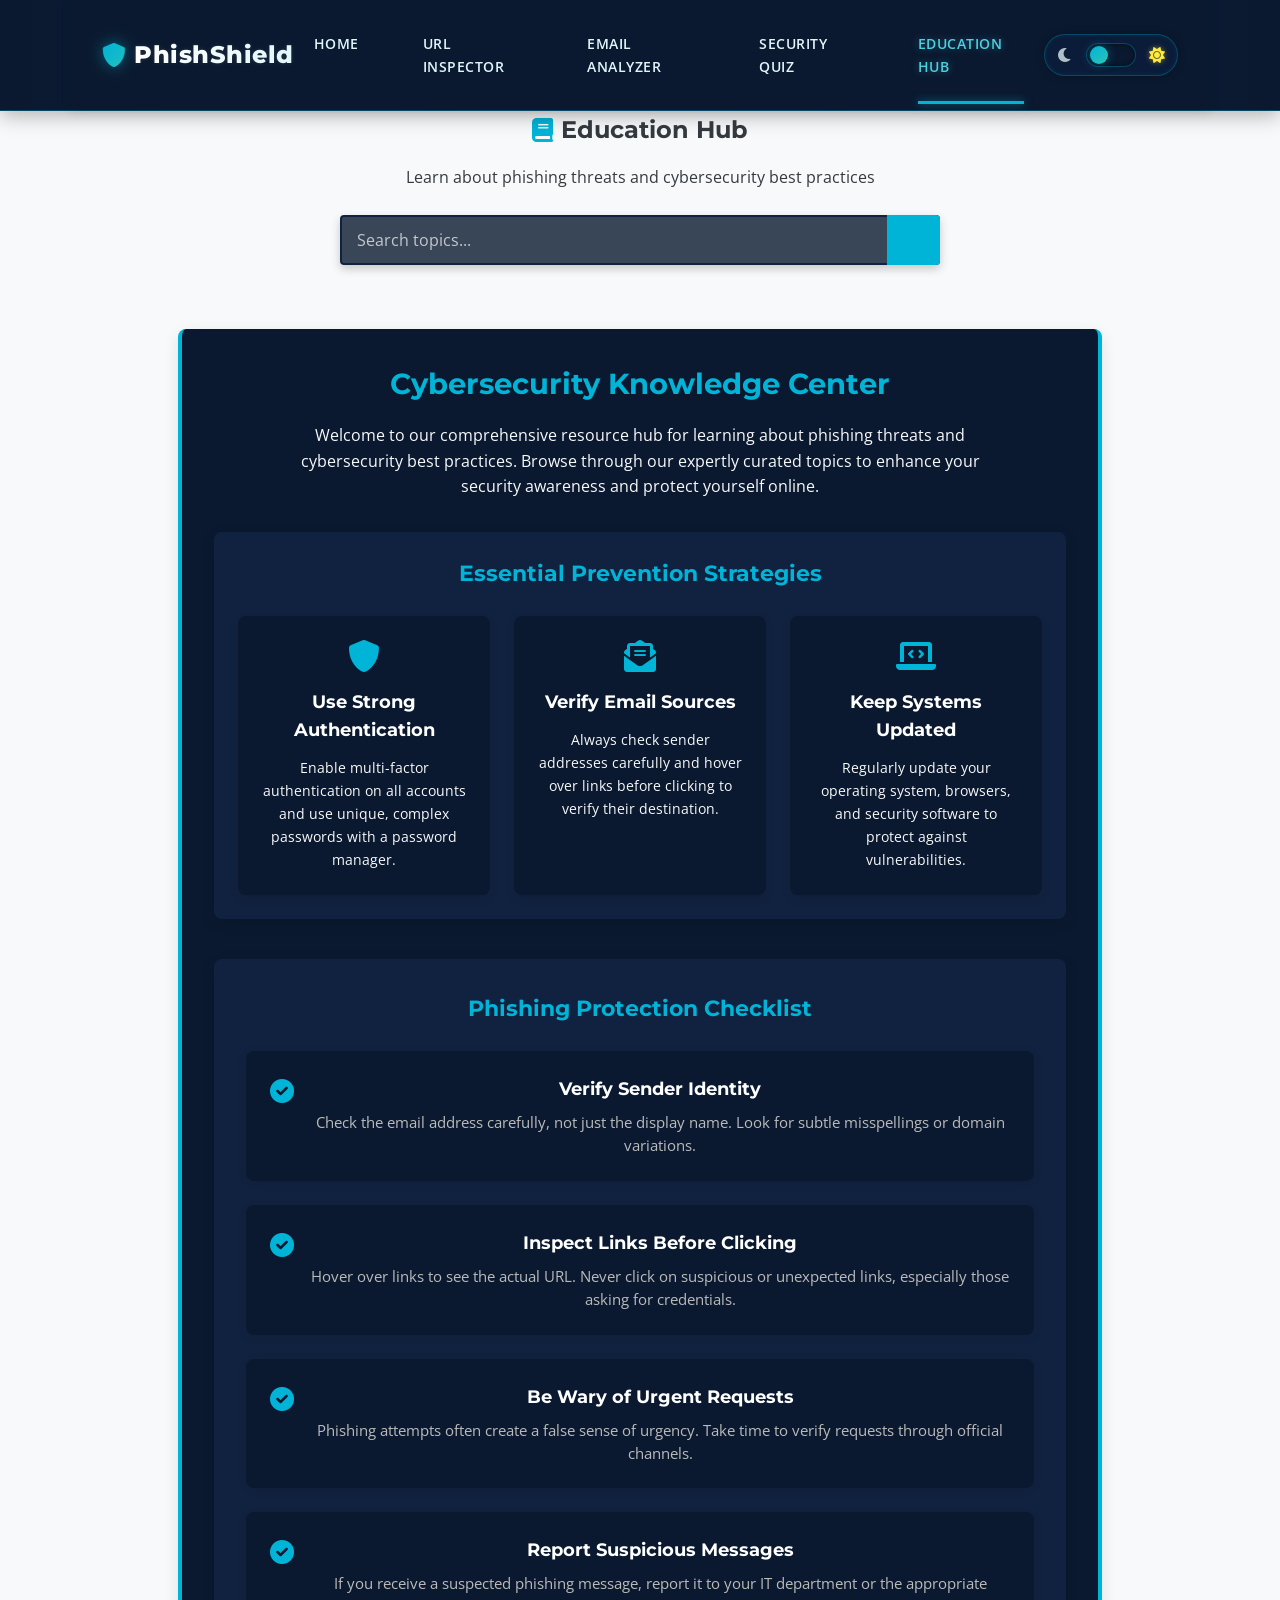
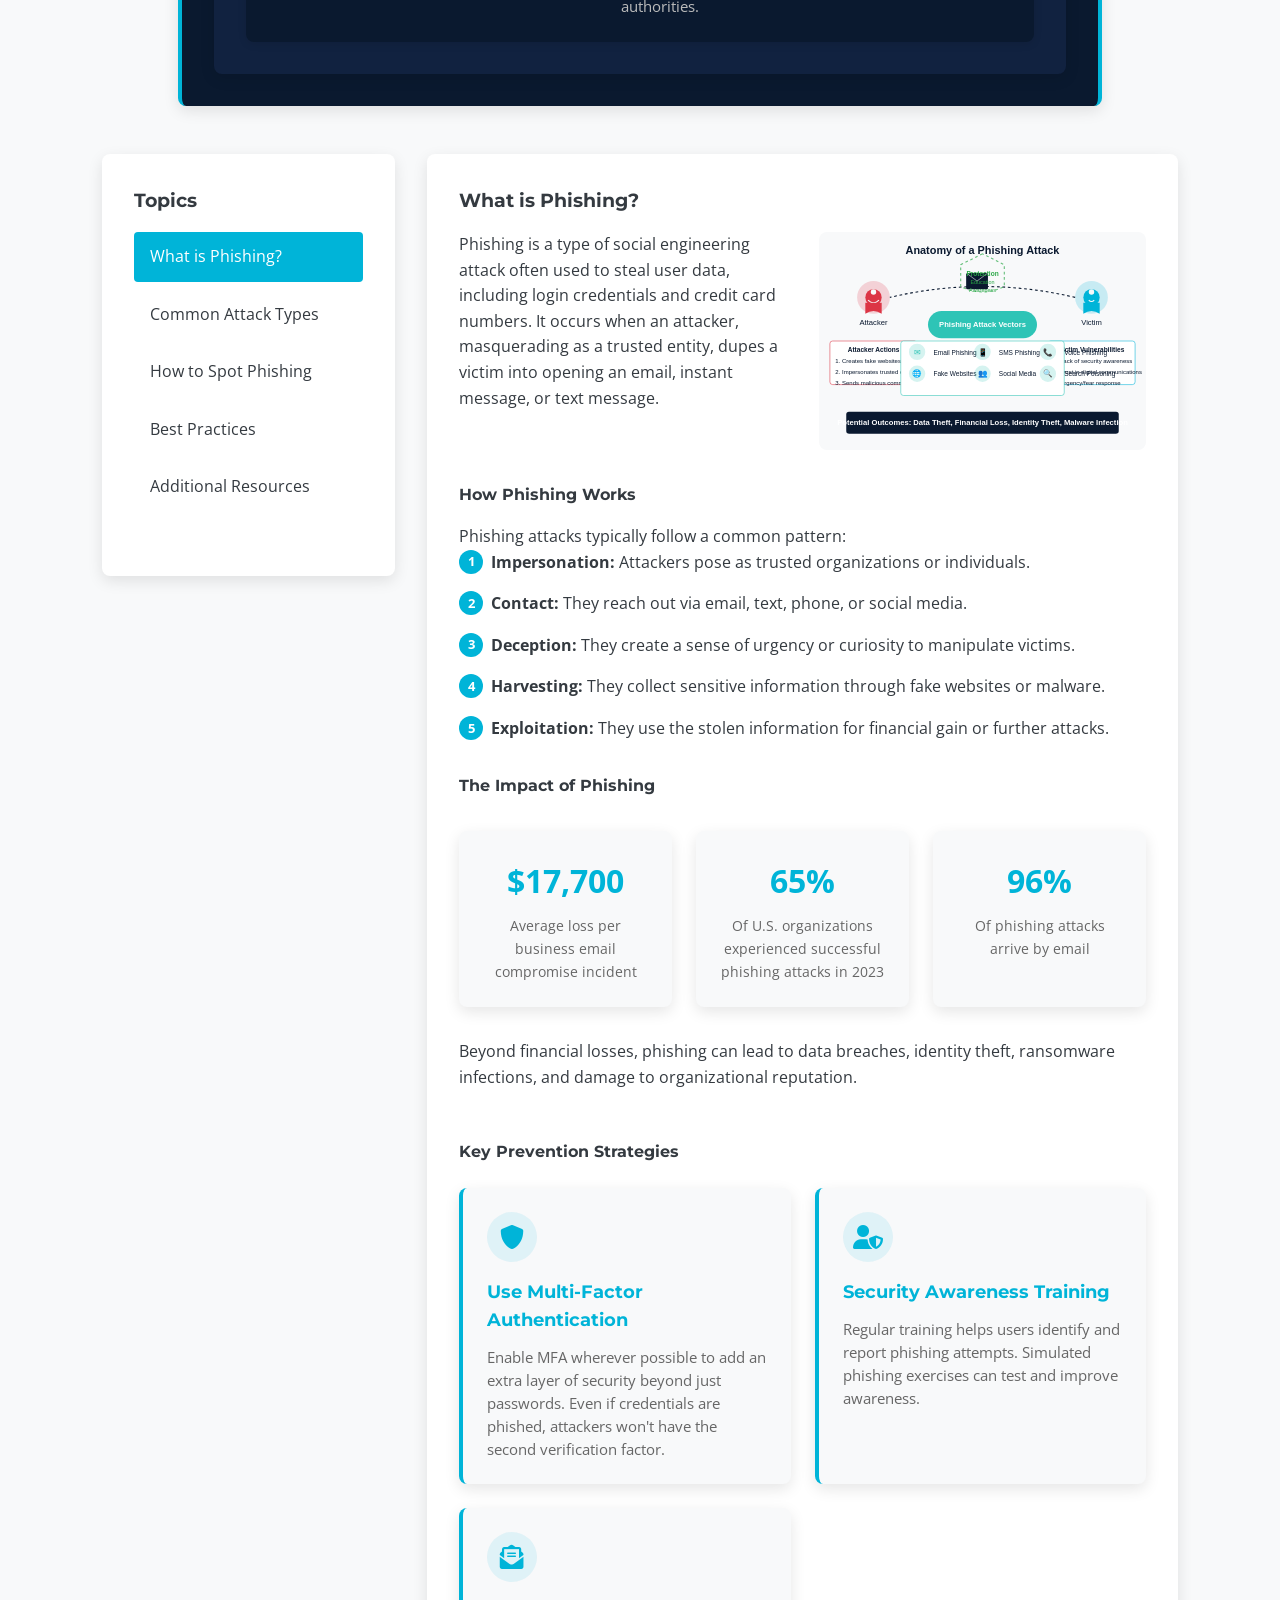
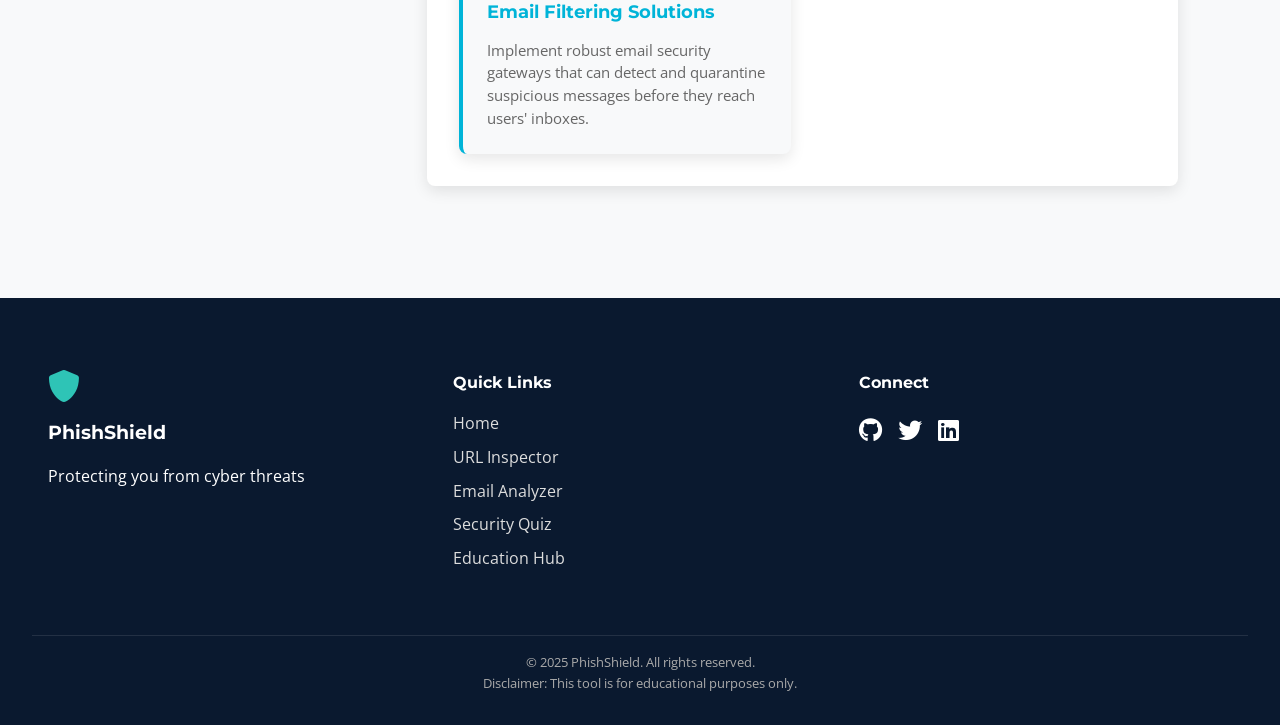
<file: education.html>
<!DOCTYPE html>
<html lang="en">
<head>
    <meta charset="UTF-8">
    <meta name="viewport" content="width=device-width, initial-scale=1.0">
    <title>Education Hub - PhishShield</title>
    <link rel="stylesheet" href="assets/css/styles.css">
    <link rel="stylesheet" href="https://cdnjs.cloudflare.com/ajax/libs/font-awesome/6.0.0/css/all.min.css">
    <link href="https://fonts.googleapis.com/css2?family=Montserrat:wght@700&family=Open+Sans&display=swap" rel="stylesheet">
</head>
<body>
    <header>
        <nav class="navbar">
            <div class="logo">
                <i class="fas fa-shield-alt"></i>
                <h1>PhishShield</h1>
            </div>
            <ul class="nav-links">
                <li><a href="index.html">Home</a></li>
                <li><a href="url-inspector.html">URL Inspector</a></li>
                <li><a href="email-analyzer.html">Email Analyzer</a></li>
                <li><a href="quiz.html">Security Quiz</a></li>
                <li><a href="education.html" class="active">Education Hub</a></li>
            </ul>
            <div class="theme-toggle">
                <i class="fas fa-moon"></i>
                <label class="switch">
                    <input type="checkbox" id="theme-switch">
                    <span class="slider round"></span>
                </label>
                <i class="fas fa-sun"></i>
            </div>
            <div class="hamburger">
                <div class="line"></div>
                <div class="line"></div>
                <div class="line"></div>
            </div>
        </nav>
    </header>

    <main class="education-container">
        <section class="tool-header">
            <h2><i class="fas fa-book"></i> Education Hub</h2>
            <p>Learn about phishing threats and cybersecurity best practices</p>
            <div class="search-container">
                <input type="text" id="search-input" placeholder="Search topics...">
                <button id="search-button"><i class="fas fa-search"></i></button>
            </div>
        </section>

        <section class="education-intro">
            <div class="intro-content">
                <h3>Cybersecurity Knowledge Center</h3>
                <p>Welcome to our comprehensive resource hub for learning about phishing threats and cybersecurity best practices. Browse through our expertly curated topics to enhance your security awareness and protect yourself online.</p>
                <div class="prevention-strategies">
                    <h4>Essential Prevention Strategies</h4>
                    <div class="strategies-grid">
                        <div class="strategy-card">
                            <i class="fas fa-shield-alt"></i>
                            <h5>Use Strong Authentication</h5>
                            <p>Enable multi-factor authentication on all accounts and use unique, complex passwords with a password manager.</p>
                        </div>
                        <div class="strategy-card">
                            <i class="fas fa-envelope-open-text"></i>
                            <h5>Verify Email Sources</h5>
                            <p>Always check sender addresses carefully and hover over links before clicking to verify their destination.</p>
                        </div>
                        <div class="strategy-card">
                            <i class="fas fa-laptop-code"></i>
                            <h5>Keep Systems Updated</h5>
                            <p>Regularly update your operating system, browsers, and security software to protect against vulnerabilities.</p>
                        </div>
                    </div>
                </div>
                
                <div class="protection-checklist-section">
                    <h4>Phishing Protection Checklist</h4>
                    <div class="checklist-container">
                        <div class="checklist-item">
                            <i class="fas fa-check-circle"></i>
                            <div class="checklist-content">
                                <h5>Verify Sender Identity</h5>
                                <p>Check the email address carefully, not just the display name. Look for subtle misspellings or domain variations.</p>
                            </div>
                        </div>
                        <div class="checklist-item">
                            <i class="fas fa-check-circle"></i>
                            <div class="checklist-content">
                                <h5>Inspect Links Before Clicking</h5>
                                <p>Hover over links to see the actual URL. Never click on suspicious or unexpected links, especially those asking for credentials.</p>
                            </div>
                        </div>
                        <div class="checklist-item">
                            <i class="fas fa-check-circle"></i>
                            <div class="checklist-content">
                                <h5>Be Wary of Urgent Requests</h5>
                                <p>Phishing attempts often create a false sense of urgency. Take time to verify requests through official channels.</p>
                            </div>
                        </div>
                        <div class="checklist-item">
                            <i class="fas fa-check-circle"></i>
                            <div class="checklist-content">
                                <h5>Report Suspicious Messages</h5>
                                <p>If you receive a suspected phishing message, report it to your IT department or the appropriate authorities.</p>
                            </div>
                        </div>
                    </div>
                </div>
            </div>
        </section>

        <section class="education-content">
            <div class="education-sidebar">
                <h3>Topics</h3>
                <ul class="topic-list">
                    <li class="active" data-topic="what-is-phishing">What is Phishing?</li>
                    <li data-topic="common-attacks">Common Attack Types</li>
                    <li data-topic="spot-phishing">How to Spot Phishing</li>
                    <li data-topic="best-practices">Best Practices</li>
                    <li data-topic="resources">Additional Resources</li>
                </ul>
            </div>

            <div class="education-main">
                <div class="topic-content active" id="what-is-phishing">
                    <h3>What is Phishing?</h3>
                    <div class="topic-intro">
                        <p>Phishing is a type of social engineering attack often used to steal user data, including login credentials and credit card numbers. It occurs when an attacker, masquerading as a trusted entity, dupes a victim into opening an email, instant message, or text message.</p>
                        <div class="topic-image">
                            <img src="assets/images/phishing-diagram.svg" alt="Phishing Attack Diagram">
                        </div>
                    </div>

                    <div class="content-section">
                        <h4>How Phishing Works</h4>
                        <p>Phishing attacks typically follow a common pattern:</p>
                        <ol class="numbered-list">
                            <li>
                                <strong>Impersonation:</strong> Attackers pose as trusted organizations or individuals.
                            </li>
                            <li>
                                <strong>Contact:</strong> They reach out via email, text, phone, or social media.
                            </li>
                            <li>
                                <strong>Deception:</strong> They create a sense of urgency or curiosity to manipulate victims.
                            </li>
                            <li>
                                <strong>Harvesting:</strong> They collect sensitive information through fake websites or malware.
                            </li>
                            <li>
                                <strong>Exploitation:</strong> They use the stolen information for financial gain or further attacks.
                            </li>
                        </ol>
                    </div>

                    <div class="content-section">
                        <h4>The Impact of Phishing</h4>
                        <div class="stats-grid">
                            <div class="stat-card">
                                <div class="stat-value">$17,700</div>
                                <div class="stat-description">Average loss per business email compromise incident</div>
                            </div>
                            <div class="stat-card">
                                <div class="stat-value">65%</div>
                                <div class="stat-description">Of U.S. organizations experienced successful phishing attacks in 2023</div>
                            </div>
                            <div class="stat-card">
                                <div class="stat-value">96%</div>
                                <div class="stat-description">Of phishing attacks arrive by email</div>
                            </div>
                        </div>
                        <p>Beyond financial losses, phishing can lead to data breaches, identity theft, ransomware infections, and damage to organizational reputation.</p>
                    </div>

                    <div class="key-prevention-section">
                        <h4>Key Prevention Strategies</h4>
                        <div class="prevention-grid">
                            <div class="prevention-card">
                                <div class="prevention-icon">
                                    <i class="fas fa-shield-alt"></i>
                                </div>
                                <h5>Use Multi-Factor Authentication</h5>
                                <p>Enable MFA wherever possible to add an extra layer of security beyond just passwords. Even if credentials are phished, attackers won't have the second verification factor.</p>
                            </div>
                            <div class="prevention-card">
                                <div class="prevention-icon">
                                    <i class="fas fa-user-shield"></i>
                                </div>
                                <h5>Security Awareness Training</h5>
                                <p>Regular training helps users identify and report phishing attempts. Simulated phishing exercises can test and improve awareness.</p>
                            </div>
                            <div class="prevention-card">
                                <div class="prevention-icon">
                                    <i class="fas fa-envelope-open-text"></i>
                                </div>
                                <h5>Email Filtering Solutions</h5>
                                <p>Implement robust email security gateways that can detect and quarantine suspicious messages before they reach users' inboxes.</p>
                            </div>
                        </div>
                    </div>
                </div>

                <div class="topic-content" id="common-attacks">
                    <h3>Common Phishing Attack Types</h3>
                    <div class="topic-intro">
                        <p>Phishing attacks come in many forms, each with unique characteristics and targeting methods. Understanding these variants helps in recognizing and defending against them.</p>
                    </div>

                    <div class="attack-types">
                        <div class="attack-card">
                            <div class="attack-icon">
                                <i class="fas fa-envelope"></i>
                            </div>
                            <h4>Email Phishing</h4>
                            <p>The most common type where attackers send fraudulent emails purporting to be from reputable companies to induce individuals to reveal personal information.</p>
                            <div class="attack-example">
                                <h5>Example:</h5>
                                <p>Emails claiming to be from your bank asking you to "verify your account" by clicking a link and entering your credentials.</p>
                            </div>
                        </div>

                        <div class="attack-card">
                            <div class="attack-icon">
                                <i class="fas fa-fishing-rod"></i>
                            </div>
                            <h4>Spear Phishing</h4>
                            <p>Targeted attacks directed at specific individuals or companies, often using personalized information to appear more legitimate.</p>
                            <div class="attack-example">
                                <h5>Example:</h5>
                                <p>An email appearing to come from your CEO asking for an urgent wire transfer, using information gleaned from social media.</p>
                            </div>
                        </div>

                        <div class="attack-card">
                            <div class="attack-icon">
                                <i class="fas fa-whale"></i>
                            </div>
                            <h4>Whaling</h4>
                            <p>A form of spear phishing specifically targeting high-profile executives or other high-value targets within a business.</p>
                            <div class="attack-example">
                                <h5>Example:</h5>
                                <p>Sophisticated attacks targeting C-suite executives with highly personalized content about company acquisitions or legal matters.</p>
                            </div>
                        </div>

                        <div class="attack-card">
                            <div class="attack-icon">
                                <i class="fas fa-clone"></i>
                            </div>
                            <h4>Clone Phishing</h4>
                            <p>Attackers create a nearly identical copy of a legitimate email with malicious links or attachments.</p>
                            <div class="attack-example">
                                <h5>Example:</h5>
                                <p>A duplicate of a previous legitimate email you received, claiming to have "updated attachments" but containing malware.</p>
                            </div>
                        </div>

                        <div class="attack-card">
                            <div class="attack-icon">
                                <i class="fas fa-mobile-alt"></i>
                            </div>
                            <h4>Smishing (SMS Phishing)</h4>
                            <p>Phishing conducted via SMS text messages rather than email.</p>
                            <div class="attack-example">
                                <h5>Example:</h5>
                                <p>Text messages claiming to be from your bank about suspicious activity, asking you to call a fraudulent number or click a malicious link.</p>
                            </div>
                        </div>

                        <div class="attack-card">
                            <div class="attack-icon">
                                <i class="fas fa-phone"></i>
                            </div>
                            <h4>Vishing (Voice Phishing)</h4>
                            <p>Phishing conducted via phone calls, where attackers impersonate legitimate organizations.</p>
                            <div class="attack-example">
                                <h5>Example:</h5>
                                <p>Calls claiming to be from technical support, the IRS, or your credit card company requesting personal information or payments.</p>
                            </div>
                        </div>
                    </div>
                </div>

                <div class="topic-content" id="spot-phishing">
                    <h3>How to Spot Phishing</h3>
                    <div class="topic-intro">
                        <p>Learning to identify phishing attempts is a critical skill in today's digital world. By recognizing the warning signs, you can protect yourself from becoming a victim of these increasingly sophisticated attacks.</p>
                    </div>

                    <div class="content-section">
                        <h4>Red Flags in Emails</h4>
                        <ul>
                            <li><strong>Urgent or threatening language:</strong> Phishing emails often create a sense of urgency or fear to pressure you into acting quickly without thinking.</li>
                            <li><strong>Generic greetings:</strong> Instead of using your name, phishing emails often use generic terms like "Dear Customer" or "Dear User."</li>
                            <li><strong>Spelling and grammar errors:</strong> Professional organizations typically proofread their communications. Multiple errors may indicate a phishing attempt.</li>
                            <li><strong>Mismatched or suspicious URLs:</strong> Hover over links (don't click) to see if the destination matches what's expected. Look for slight misspellings or different domains.</li>
                            <li><strong>Requests for sensitive information:</strong> Legitimate organizations rarely ask for personal information via email.</li>
                            <li><strong>Suspicious attachments:</strong> Unexpected attachments, especially with extensions like .exe, .zip, or .scr, may contain malware.</li>
                        </ul>
                    </div>

                    <div class="content-section">
                        <h4>Suspicious URL Characteristics</h4>
                        <ul>
                            <li><strong>Misspelled domain names:</strong> Like "amaz0n.com" or "paypa1.com" instead of legitimate domains.</li>
                            <li><strong>Excessive subdomains:</strong> For example, "security.account.update.domain.com".</li>
                            <li><strong>HTTP instead of HTTPS:</strong> Legitimate sites typically use secure connections (https://).</li>
                            <li><strong>URL shorteners:</strong> These can hide the actual destination of a link.</li>
                            <li><strong>Strange or unexpected domains:</strong> If you're expecting a link from your bank but the domain is unfamiliar.</li>
                        </ul>
                    </div>

                    <div class="content-section">
                        <h4>Verification Techniques</h4>
                        <ul>
                            <li><strong>Contact the sender directly:</strong> Use official contact information (not what's in the suspicious message) to verify if the communication is legitimate.</li>
                            <li><strong>Check the email header:</strong> Examine the full email header to verify the actual sender.</li>
                            <li><strong>Use PhishShield's tools:</strong> Our URL Inspector and Email Analyzer can help identify potential threats.</li>
                            <li><strong>Visit websites directly:</strong> Instead of clicking links, manually type the official URL in your browser.</li>
                            <li><strong>Use multi-factor authentication:</strong> This provides an extra layer of security even if your credentials are compromised.</li>
                        </ul>
                    </div>
                </div>

                <div class="topic-content" id="best-practices">
                    <h3>Best Practices</h3>
                    <div class="topic-intro">
                        <p>Protecting yourself from phishing attacks requires a combination of awareness, caution, and good security habits. Following these best practices can significantly reduce your risk of falling victim to phishing attempts.</p>
                    </div>

                    <div class="content-section">
                        <h4>Email Security Practices</h4>
                        <ul>
                            <li><strong>Be skeptical of unsolicited emails:</strong> If you weren't expecting an email, be extra cautious.</li>
                            <li><strong>Never click suspicious links:</strong> Hover over links to see the actual URL before clicking.</li>
                            <li><strong>Don't download unexpected attachments:</strong> Verify with the sender through another channel first.</li>
                            <li><strong>Check the sender's email address:</strong> Look carefully at the domain (after @) to ensure it's legitimate.</li>
                            <li><strong>Use email filtering:</strong> Enable spam filters and security features in your email client.</li>
                            <li><strong>Report phishing attempts:</strong> Use the reporting features in your email client to flag suspicious messages.</li>
                        </ul>
                    </div>

                    <div class="content-section">
                        <h4>Account Security</h4>
                        <ul>
                            <li><strong>Use strong, unique passwords:</strong> Create complex passwords that are different for each account.</li>
                            <li><strong>Enable multi-factor authentication (MFA):</strong> Add an extra layer of security beyond just passwords.</li>
                            <li><strong>Regularly update passwords:</strong> Change passwords periodically, especially for sensitive accounts.</li>
                            <li><strong>Use a password manager:</strong> This helps manage complex passwords securely.</li>
                            <li><strong>Monitor your accounts:</strong> Regularly check for unauthorized activity.</li>
                            <li><strong>Be cautious with security questions:</strong> Don't use answers that can be easily found on social media.</li>
                        </ul>
                    </div>

                    <div class="content-section">
                        <h4>General Online Safety</h4>
                        <ul>
                            <li><strong>Keep software updated:</strong> Install security patches and updates promptly.</li>
                            <li><strong>Use antivirus/anti-malware software:</strong> Keep it updated and run regular scans.</li>
                            <li><strong>Be careful what you share online:</strong> Limit personal information on social media.</li>
                            <li><strong>Verify website security:</strong> Look for HTTPS and the padlock icon in your browser.</li>
                            <li><strong>Use secure networks:</strong> Avoid conducting sensitive transactions on public Wi-Fi.</li>
                            <li><strong>Educate yourself:</strong> Stay informed about the latest phishing techniques.</li>
                            <li><strong>Trust your instincts:</strong> If something feels suspicious, it probably is.</li>
                        </ul>
                    </div>

                    <div class="content-section">
                        <h4>What to Do If You Suspect You've Been Phished</h4>
                        <ol>
                            <li><strong>Change your passwords immediately:</strong> Start with the affected account, then any others using similar credentials.</li>
                            <li><strong>Contact the legitimate organization:</strong> Report the phishing attempt through official channels.</li>
                            <li><strong>Monitor your accounts:</strong> Check for unauthorized transactions or activity.</li>
                            <li><strong>Run a security scan:</strong> Check your device for malware or viruses.</li>
                            <li><strong>Report the incident:</strong> File reports with relevant authorities like the FTC or IC3.</li>
                            <li><strong>Consider credit monitoring:</strong> If financial information was compromised.</li>
                        </ol>
                    </div>
                </div>

                <div class="topic-content" id="resources">
                    <h3>Additional Resources</h3>
                    <div class="topic-intro">
                        <p>Staying informed about cybersecurity threats and best practices is an ongoing process. These additional resources can help you continue learning and keep your digital life secure.</p>
                    </div>

                    <div class="content-section">
                        <h4>Government & Official Resources</h4>
                        <ul>
                            <li><strong>CISA (Cybersecurity & Infrastructure Security Agency):</strong> Provides alerts, tips, and resources for cybersecurity awareness.</li>
                            <li><strong>FTC (Federal Trade Commission):</strong> Offers consumer advice on avoiding scams and reporting fraud.</li>
                            <li><strong>IC3 (Internet Crime Complaint Center):</strong> FBI's center for reporting internet crimes and scams.</li>
                            <li><strong>NIST (National Institute of Standards and Technology):</strong> Provides cybersecurity frameworks and guidelines.</li>
                        </ul>
                    </div>

                    <div class="content-section">
                        <h4>Educational Resources</h4>
                        <ul>
                            <li><strong>Cybersecurity Awareness Training:</strong> Many organizations offer free or low-cost training programs.</li>
                            <li><strong>SANS Security Awareness:</strong> Provides free resources and tips for staying secure online.</li>
                            <li><strong>Common Sense Media:</strong> Offers guidance for families and educators on digital literacy and safety.</li>
                            <li><strong>Khan Academy:</strong> Provides free courses on internet safety and digital citizenship.</li>
                        </ul>
                    </div>

                    <div class="content-section">
                        <h4>Tools & Services</h4>
                        <ul>
                            <li><strong>Have I Been Pwned:</strong> Check if your email has been involved in known data breaches.</li>
                            <li><strong>VirusTotal:</strong> Analyze suspicious files and URLs for malware.</li>
                            <li><strong>Password Managers:</strong> Tools like LastPass, 1Password, or Bitwarden for secure credential management.</li>
                            <li><strong>Two-Factor Authentication Apps:</strong> Google Authenticator, Authy, or Microsoft Authenticator for added security.</li>
                        </ul>
                    </div>

                    <div class="content-section">
                        <h4>Stay Informed</h4>
                        <ul>
                            <li><strong>Cybersecurity News Sources:</strong> Krebs on Security, The Hacker News, Dark Reading.</li>
                            <li><strong>Security Podcasts:</strong> Darknet Diaries, Security Now, Smashing Security.</li>
                            <li><strong>Threat Intelligence:</strong> Follow security researchers and organizations on social media.</li>
                            <li><strong>Community Forums:</strong> Reddit's r/cybersecurity, Stack Exchange Information Security.</li>
                        </ul>
                    </div>

                    <div class="content-section">
                        <h4>For Organizations</h4>
                        <ul>
                            <li><strong>Security Awareness Training:</strong> Resources for implementing training programs for employees.</li>
                            <li><strong>Phishing Simulation Tools:</strong> Services that help test and train employees on phishing awareness.</li>
                            <li><strong>Incident Response Planning:</strong> Frameworks and templates for creating response plans.</li>
                            <li><strong>Security Policy Templates:</strong> Sample policies for organizations to adapt and implement.</li>
                        </ul>
                    </div>
                </div>
            </div>
        </section>
    </main>

    <footer>
        <div class="footer-content">
            <div class="footer-logo">
                <i class="fas fa-shield-alt"></i>
                <h3>PhishShield</h3>
                <p>Protecting you from cyber threats</p>
            </div>
            <div class="footer-links">
                <h4>Quick Links</h4>
                <ul>
                    <li><a href="index.html">Home</a></li>
                    <li><a href="url-inspector.html">URL Inspector</a></li>
                    <li><a href="email-analyzer.html">Email Analyzer</a></li>
                    <li><a href="quiz.html">Security Quiz</a></li>
                    <li><a href="education.html">Education Hub</a></li>
                </ul>
            </div>
            <div class="footer-contact">
                <h4>Connect</h4>
                <div class="social-icons">
                    <a href="https://github.com/username/phishshield" target="_blank"><i class="fab fa-github"></i></a>
                    <a href="#"><i class="fab fa-twitter"></i></a>
                    <a href="#"><i class="fab fa-linkedin"></i></a>
                </div>
            </div>
        </div>
        <div class="footer-bottom">
            <p>&copy; 2025 PhishShield. All rights reserved.</p>
            <p>Disclaimer: This tool is for educational purposes only.</p>
        </div>
    </footer>

    <script src="assets/js/script.js"></script>
    <script src="assets/js/education.js"></script>
</body>
</html>
</file>
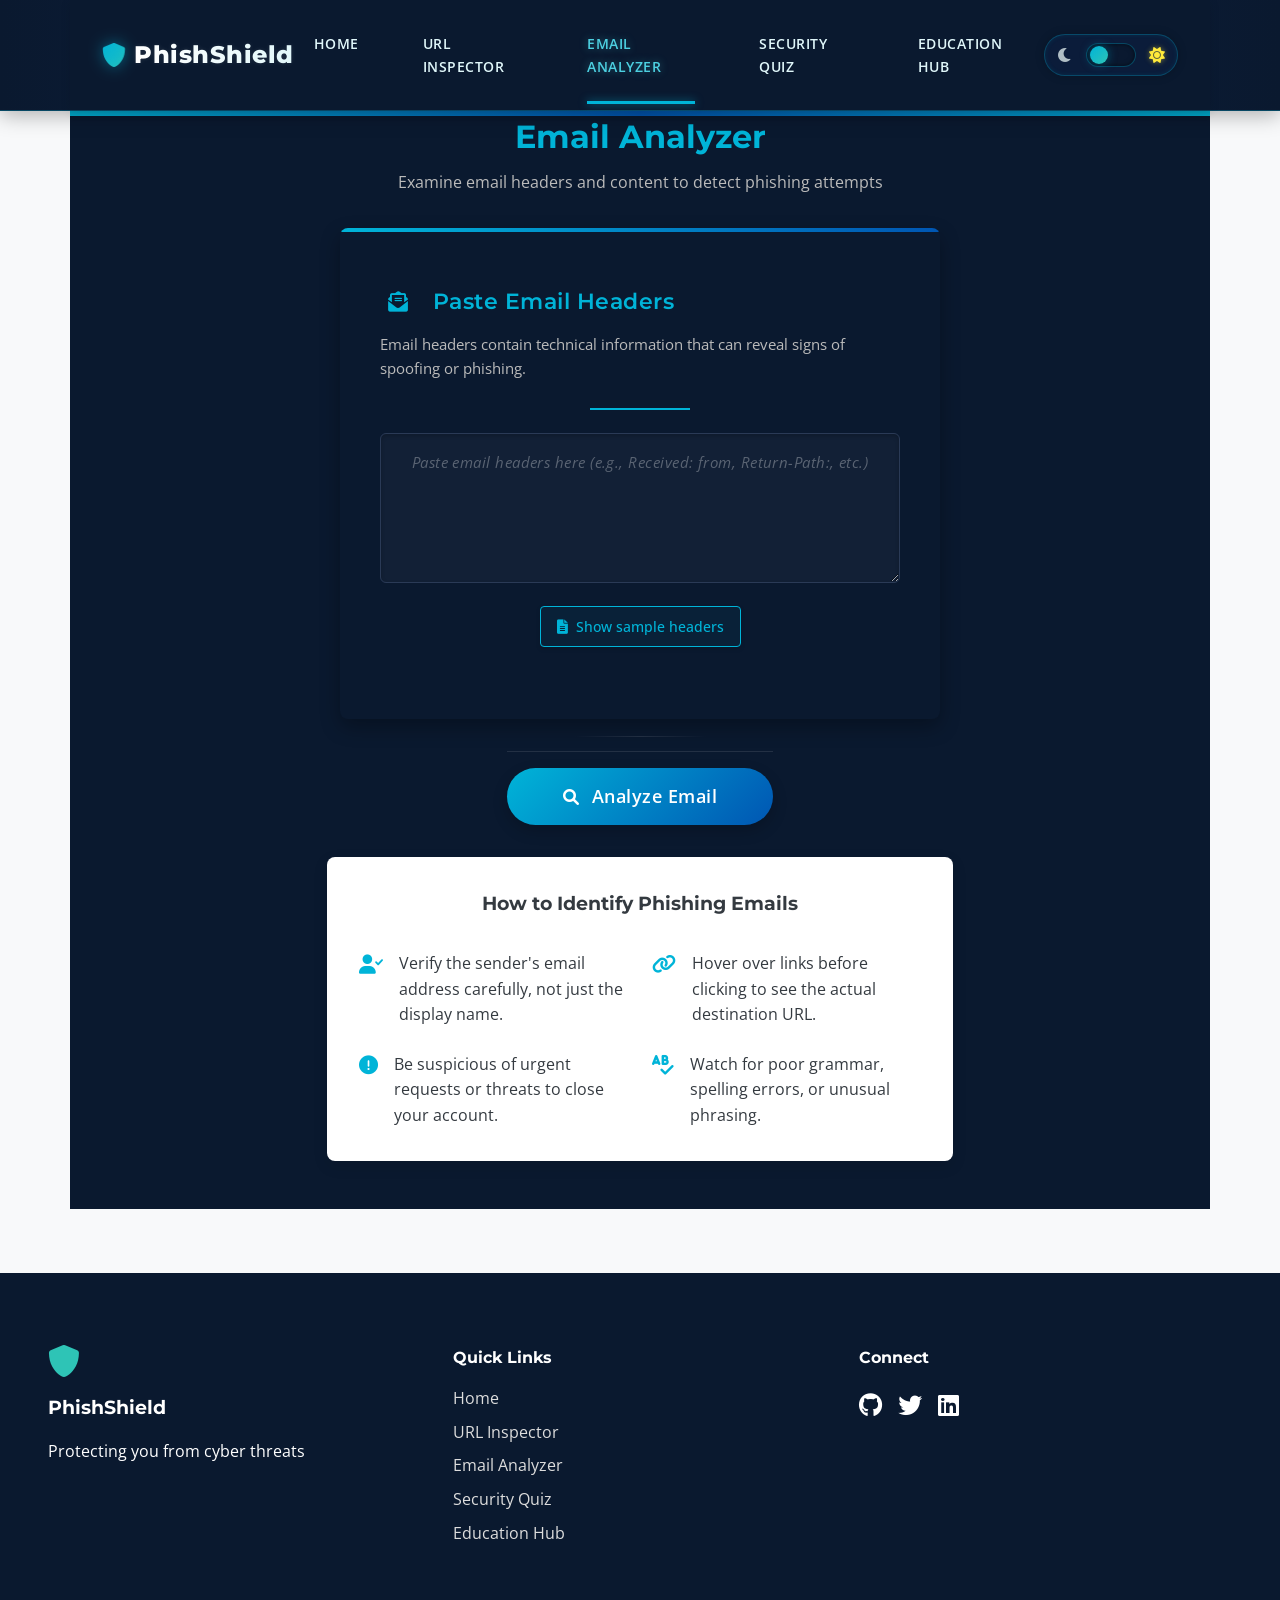
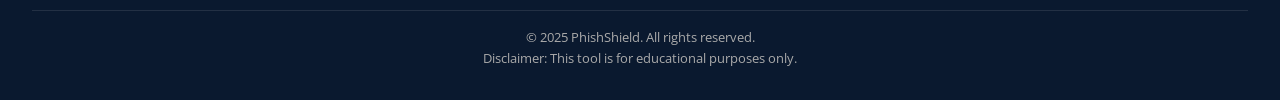
<file: email-analyzer.html>
<!DOCTYPE html>
<html lang="en">
<head>
    <meta charset="UTF-8">
    <meta name="viewport" content="width=device-width, initial-scale=1.0">
    <title>Email Analyzer - PhishShield</title>
    <link rel="stylesheet" href="assets/css/styles.css">
    <link rel="stylesheet" href="https://cdnjs.cloudflare.com/ajax/libs/font-awesome/6.0.0/css/all.min.css">
    <link href="https://fonts.googleapis.com/css2?family=Montserrat:wght@700&family=Open+Sans&display=swap" rel="stylesheet">
</head>
<body>
    <header>
        <nav class="navbar">
            <div class="logo">
                <i class="fas fa-shield-alt"></i>
                <h1>PhishShield</h1>
            </div>
            <ul class="nav-links">
                <li><a href="index.html">Home</a></li>
                <li><a href="url-inspector.html">URL Inspector</a></li>
                <li><a href="email-analyzer.html" class="active">Email Analyzer</a></li>
                <li><a href="quiz.html">Security Quiz</a></li>
                <li><a href="education.html">Education Hub</a></li>
            </ul>
            <div class="theme-toggle">
                <i class="fas fa-moon"></i>
                <label class="switch">
                    <input type="checkbox" id="theme-switch">
                    <span class="slider round"></span>
                </label>
                <i class="fas fa-sun"></i>
            </div>
            <div class="hamburger">
                <div class="line"></div>
                <div class="line"></div>
                <div class="line"></div>
            </div>
        </nav>
    </header>

    <main class="email-analyzer-container">
        <section class="page-header">
            <h2>Email Analyzer</h2>
            <p>Examine email headers and content to detect phishing attempts</p>
        </section>

        <div class="analyzer-wrapper">
            <section class="tab-section">
                <div class="tab-buttons">
                    <button class="tab-btn active" data-tab="headers"><i class="fas fa-envelope-open-text"></i> Email Headers</button>
                    <button class="tab-btn" data-tab="content"><i class="fas fa-align-left"></i> Email Content</button>
                    <button class="tab-btn" data-tab="both"><i class="fas fa-envelope"></i> Full Email</button>
                </div>
            </section>

            <section class="analyzer-content-wrapper">
                <div class="input-panel">
                    <div id="headers-tab" class="tab-content active">
                        <div class="input-header">
                            <h3><i class="fas fa-envelope-open-text"></i> Paste Email Headers</h3>
                            <p class="input-description">Email headers contain technical information that can reveal signs of spoofing or phishing.</p>
                        </div>
                        <div class="input-area">
                            <textarea id="headers-input" placeholder="Paste email headers here (e.g., Received: from, Return-Path:, etc.)"></textarea>
                            <div class="sample-header">
                                <button id="show-sample-headers" class="btn secondary-outline-btn"><i class="fas fa-file-alt"></i> Show sample headers</button>
                                <div id="sample-headers" class="sample-content">
                                    <pre>Received: from mail-wr1-f51.google.com (mail-wr1-f51.google.com [209.85.221.51])
    by mx.example.com (Postfix) with ESMTPS id 7DBCF1234
    for &lt;recipient@example.com&gt;; Wed, 27 May 2025 10:06:19 -0700 (PDT)
Received: by mail-wr1-f51.google.com with SMTP id a16so1234567wra.0
    for &lt;recipient@example.com&gt;; Wed, 27 May 2025 10:06:19 -0700 (PDT)
DKIM-Signature: v=1; a=rsa-sha256; c=relaxed/relaxed; d=gmail.com; s=20210112;
    h=mime-version:from:date:message-id:subject:to;
    bh=ABCDEFGHIJKLMNOPQRSTUVWXYZ0123456789abcdefghijklm=;
    b=ABCDEFGHIJKLMNOPQRSTUVWXYZ0123456789abcdefghijklmnopqrstuvwxyz
Return-Path: &lt;sender@gmail.com&gt;
From: "John Doe" &lt;sender@gmail.com&gt;
To: "Jane Smith" &lt;recipient@example.com&gt;
Subject: Important Account Information
Date: Wed, 27 May 2025 10:06:19 -0700</pre>
                                    <button id="use-sample-headers" class="btn secondary-btn">Use this sample</button>
                                </div>
                            </div>
                        </div>
                    </div>

                    <div id="content-tab" class="tab-content">
                        <div class="input-header">
                            <h3><i class="fas fa-file-alt"></i> Paste Email Content</h3>
                            <p class="input-description">Email body content can contain suspicious links, urgent language, and other phishing indicators.</p>
                        </div>
                        <div class="input-area">
                            <textarea id="content-input" placeholder="Paste the email body content here..."></textarea>
                            <div class="sample-content-btn">
                                <button id="show-sample-content" class="btn secondary-outline-btn"><i class="fas fa-file-alt"></i> Show sample content</button>
                                <div id="sample-content" class="sample-content">
                                    <pre>Dear Valued Customer,

We have detected suspicious activity on your account. Your account has been temporarily limited until we can verify your information.

Please click on the link below to verify your identity and restore full access to your account:
https://secure-account-verification.com/verify?id=12345

If you do not verify your account within 24 hours, your account will be permanently suspended.

Thank you for your cooperation,
Security Team</pre>
                                    <button id="use-sample-content" class="btn secondary-btn">Use this sample</button>
                                </div>
                            </div>
                        </div>
                    </div>

                    <div id="both-tab" class="tab-content">
                        <div class="input-header">
                            <h3><i class="fas fa-envelope"></i> Paste Full Email (Headers & Content)</h3>
                            <p class="input-description">For the most comprehensive analysis, paste the complete email including headers and body content.</p>
                        </div>
                        <div class="input-area">
                            <textarea id="full-email-input" placeholder="Paste the complete email here (headers and body content)..."></textarea>
                        </div>
                    </div>
                </div>
                
                <div class="analyze-btn-container">
                    <button id="analyze-email-btn" class="btn primary-btn">
                        <i class="fas fa-search"></i>
                        <span>Analyze Email</span>
                    </button>
                </div>
            </div>
        </section>

        <section class="loading-section" id="email-loading-section">
            <div class="loader"></div>
            <p>Analyzing email for phishing indicators...</p>
            <ul class="analysis-steps">
                <li class="step">Checking sender authentication (SPF/DKIM/DMARC) <span class="step-status"></span></li>
                <li class="step">Analyzing sender domain <span class="step-status"></span></li>
                <li class="step">Scanning for suspicious links <span class="step-status"></span></li>
                <li class="step">Checking for urgency indicators <span class="step-status"></span></li>
                <li class="step">Analyzing content for phishing patterns <span class="step-status"></span></li>
            </ul>
        </section>

        <section class="results-section" id="email-results-section">
            <div class="results-header">
                <div class="email-subject">
                    <h3>Analysis Results for:</h3>
                    <p id="analyzed-subject" class="analyzed-subject">"Important Account Information"</p>
                </div>
                <div class="risk-score">
                    <div class="score-circle">
                        <span id="email-risk-score">92</span>
                    </div>
                    <p>Phishing Score</p>
                </div>
            </div>

            <div class="risk-summary">
                <div class="risk-level">
                    <h4>Risk Assessment:</h4>
                    <span id="email-risk-level" class="high-risk">High Risk - Likely Phishing</span>
                </div>
                <div class="risk-recommendation">
                    <h4>Recommendation:</h4>
                    <p id="email-recommendation">This email shows strong indicators of being a phishing attempt. Do not click any links or provide any information.</p>
                </div>
            </div>

            <div class="detailed-results">
                <h3>Detailed Analysis</h3>
                <div class="accordion">
                    <div class="accordion-item">
                        <div class="accordion-header">
                            <h4>Authentication Results</h4>
                            <i class="fas fa-chevron-down"></i>
                        </div>
                        <div class="accordion-content">
                            <div class="result-item">
                                <span class="label">SPF:</span>
                                <span id="spf-result" class="value">Failed</span>
                                <span class="indicator danger"><i class="fas fa-times-circle"></i></span>
                                <div class="explanation">
                                    <p>The sender's IP address is not authorized to send email on behalf of the displayed domain.</p>
                                </div>
                            </div>
                            <div class="result-item">
                                <span class="label">DKIM:</span>
                                <span id="dkim-result" class="value">Failed</span>
                                <span class="indicator danger"><i class="fas fa-times-circle"></i></span>
                                <div class="explanation">
                                    <p>Email signature verification failed, suggesting the email may have been tampered with.</p>
                                </div>
                            </div>
                            <div class="result-item">
                                <span class="label">DMARC:</span>
                                <span id="dmarc-result" class="value">Not Implemented</span>
                                <span class="indicator warning"><i class="fas fa-exclamation-triangle"></i></span>
                                <div class="explanation">
                                    <p>The sender's domain does not have DMARC protection configured.</p>
                                </div>
                            </div>
                        </div>
                    </div>

                    <div class="accordion-item">
                        <div class="accordion-header">
                            <h4>Sender Analysis</h4>
                            <i class="fas fa-chevron-down"></i>
                        </div>
                        <div class="accordion-content">
                            <div class="result-item">
                                <span class="label">Display Name vs. Email:</span>
                                <span id="display-name-result" class="value">Mismatch</span>
                                <span class="indicator warning"><i class="fas fa-exclamation-triangle"></i></span>
                                <div class="explanation">
                                    <p>The display name "Security Team" doesn't match the actual email address "random-sender@gmail.com".</p>
                                </div>
                            </div>
                            <div class="result-item">
                                <span class="label">Domain Age:</span>
                                <span id="domain-age-result" class="value">Recently Created (5 days)</span>
                                <span class="indicator danger"><i class="fas fa-times-circle"></i></span>
                                <div class="explanation">
                                    <p>The sender's domain was created very recently, which is suspicious for business communications.</p>
                                </div>
                            </div>
                            <div class="result-item">
                                <span class="label">Reply-To Address:</span>
                                <span id="reply-to-result" class="value">Different from sender</span>
                                <span class="indicator danger"><i class="fas fa-times-circle"></i></span>
                                <div class="explanation">
                                    <p>The Reply-To address differs from the From address, a common phishing tactic.</p>
                                </div>
                            </div>
                        </div>
                    </div>

                    <div class="accordion-item">
                        <div class="accordion-header">
                            <h4>Content Analysis</h4>
                            <i class="fas fa-chevron-down"></i>
                        </div>
                        <div class="accordion-content">
                            <div class="result-item">
                                <span class="label">Urgency Language:</span>
                                <span id="urgency-result" class="value">High (4 indicators)</span>
                                <span class="indicator danger"><i class="fas fa-times-circle"></i></span>
                                <div class="explanation">
                                    <p>Found urgent phrases: "immediately", "24 hours", "suspended", "required"</p>
                                </div>
                            </div>
                            <div class="result-item">
                                <span class="label">Suspicious Keywords:</span>
                                <span id="keywords-result" class="value">Multiple Found</span>
                                <span class="indicator danger"><i class="fas fa-times-circle"></i></span>
                                <div class="explanation">
                                    <p>Found suspicious keywords: "verify", "account", "suspicious activity", "click link"</p>
                                </div>
                            </div>
                            <div class="result-item">
                                <span class="label">Grammar & Spelling:</span>
                                <span id="grammar-result" class="value">Minor Issues</span>
                                <span class="indicator warning"><i class="fas fa-exclamation-triangle"></i></span>
                                <div class="explanation">
                                    <p>Some grammatical errors and awkward phrasing detected, common in phishing emails.</p>
                                </div>
                            </div>
                        </div>
                    </div>

                    <div class="accordion-item">
                        <div class="accordion-header">
                            <h4>Link Analysis</h4>
                            <i class="fas fa-chevron-down"></i>
                        </div>
                        <div class="accordion-content">
                            <div class="result-item">
                                <span class="label">Suspicious URLs:</span>
                                <span id="urls-result" class="value">1 found</span>
                                <span class="indicator danger"><i class="fas fa-times-circle"></i></span>
                                <div class="explanation">
                                    <p>Found suspicious URL: https://secure-account-verification.com/verify?id=12345</p>
                                    <p>This URL uses deceptive domain naming to appear legitimate.</p>
                                </div>
                            </div>
                            <div class="result-item">
                                <span class="label">URL Redirect:</span>
                                <span id="redirect-result" class="value">Multiple redirects detected</span>
                                <span class="indicator danger"><i class="fas fa-times-circle"></i></span>
                                <div class="explanation">
                                    <p>The link redirects through multiple domains before reaching its destination.</p>
                                </div>
                            </div>
                            <div class="result-item">
                                <span class="label">Link/Text Mismatch:</span>
                                <span id="link-text-result" class="value">Detected</span>
                                <span class="indicator danger"><i class="fas fa-times-circle"></i></span>
                                <div class="explanation">
                                    <p>The visible link text doesn't match the actual URL destination.</p>
                                </div>
                            </div>
                        </div>
                    </div>

                    <div class="accordion-item">
                        <div class="accordion-header">
                            <h4>Attachments</h4>
                            <i class="fas fa-chevron-down"></i>
                        </div>
                        <div class="accordion-content">
                            <div class="result-item">
                                <span class="label">Suspicious Attachments:</span>
                                <span id="attachments-result" class="value">None detected</span>
                                <span class="indicator success"><i class="fas fa-check-circle"></i></span>
                                <div class="explanation">
                                    <p>No suspicious attachments were found in this email.</p>
                                </div>
                            </div>
                        </div>
                    </div>
                </div>
            </div>

            <div class="highlighted-email">
                <h3>Highlighted Email Content</h3>
                <div class="email-preview" id="highlighted-content">
                    <p>Dear Valued Customer,</p>
                    <p>We have detected <span class="highlight danger">suspicious activity</span> on your account. Your account has been <span class="highlight danger">temporarily limited</span> until we can <span class="highlight danger">verify your information</span>.</p>
                    <p>Please <span class="highlight danger">click on the link below</span> to verify your identity and restore full access to your account:</p>
                    <p><a href="#" class="highlight danger">https://secure-account-verification.com/verify?id=12345</a></p>
                    <p>If you do not verify your account <span class="highlight danger">within 24 hours</span>, your account will be <span class="highlight danger">permanently suspended</span>.</p>
                    <p>Thank you for your cooperation,<br>
                    Security Team</p>
                </div>
            </div>

            <div class="results-actions">
                <button id="analyze-new-email" class="btn primary-btn"><i class="fas fa-search"></i> Analyze New Email</button>
            </div>
        </section>

        <section class="tips-section">
            <h3>How to Identify Phishing Emails</h3>
            <div class="tips-container">
                <div class="tip">
                    <i class="fas fa-user-check"></i>
                    <p>Verify the sender's email address carefully, not just the display name.</p>
                </div>
                <div class="tip">
                    <i class="fas fa-link"></i>
                    <p>Hover over links before clicking to see the actual destination URL.</p>
                </div>
                <div class="tip">
                    <i class="fas fa-exclamation-circle"></i>
                    <p>Be suspicious of urgent requests or threats to close your account.</p>
                </div>
                <div class="tip">
                    <i class="fas fa-spell-check"></i>
                    <p>Watch for poor grammar, spelling errors, or unusual phrasing.</p>
                </div>
            </div>
        </section>
    </main>

    <footer>
        <div class="footer-content">
            <div class="footer-logo">
                <i class="fas fa-shield-alt"></i>
                <h3>PhishShield</h3>
                <p>Protecting you from cyber threats</p>
            </div>
            <div class="footer-links">
                <h4>Quick Links</h4>
                <ul>
                    <li><a href="index.html">Home</a></li>
                    <li><a href="url-inspector.html">URL Inspector</a></li>
                    <li><a href="email-analyzer.html">Email Analyzer</a></li>
                    <li><a href="quiz.html">Security Quiz</a></li>
                    <li><a href="education.html">Education Hub</a></li>
                </ul>
            </div>
            <div class="footer-contact">
                <h4>Connect</h4>
                <div class="social-icons">
                    <a href="https://github.com/username/phishshield" target="_blank"><i class="fab fa-github"></i></a>
                    <a href="#"><i class="fab fa-twitter"></i></a>
                    <a href="#"><i class="fab fa-linkedin"></i></a>
                </div>
            </div>
        </div>
        <div class="footer-bottom">
            <p>&copy; 2025 PhishShield. All rights reserved.</p>
            <p>Disclaimer: This tool is for educational purposes only.</p>
        </div>
    </footer>

    <script src="assets/js/script.js"></script>
    <script src="assets/js/email-analyzer.js"></script>
</body>
</html>
</file>
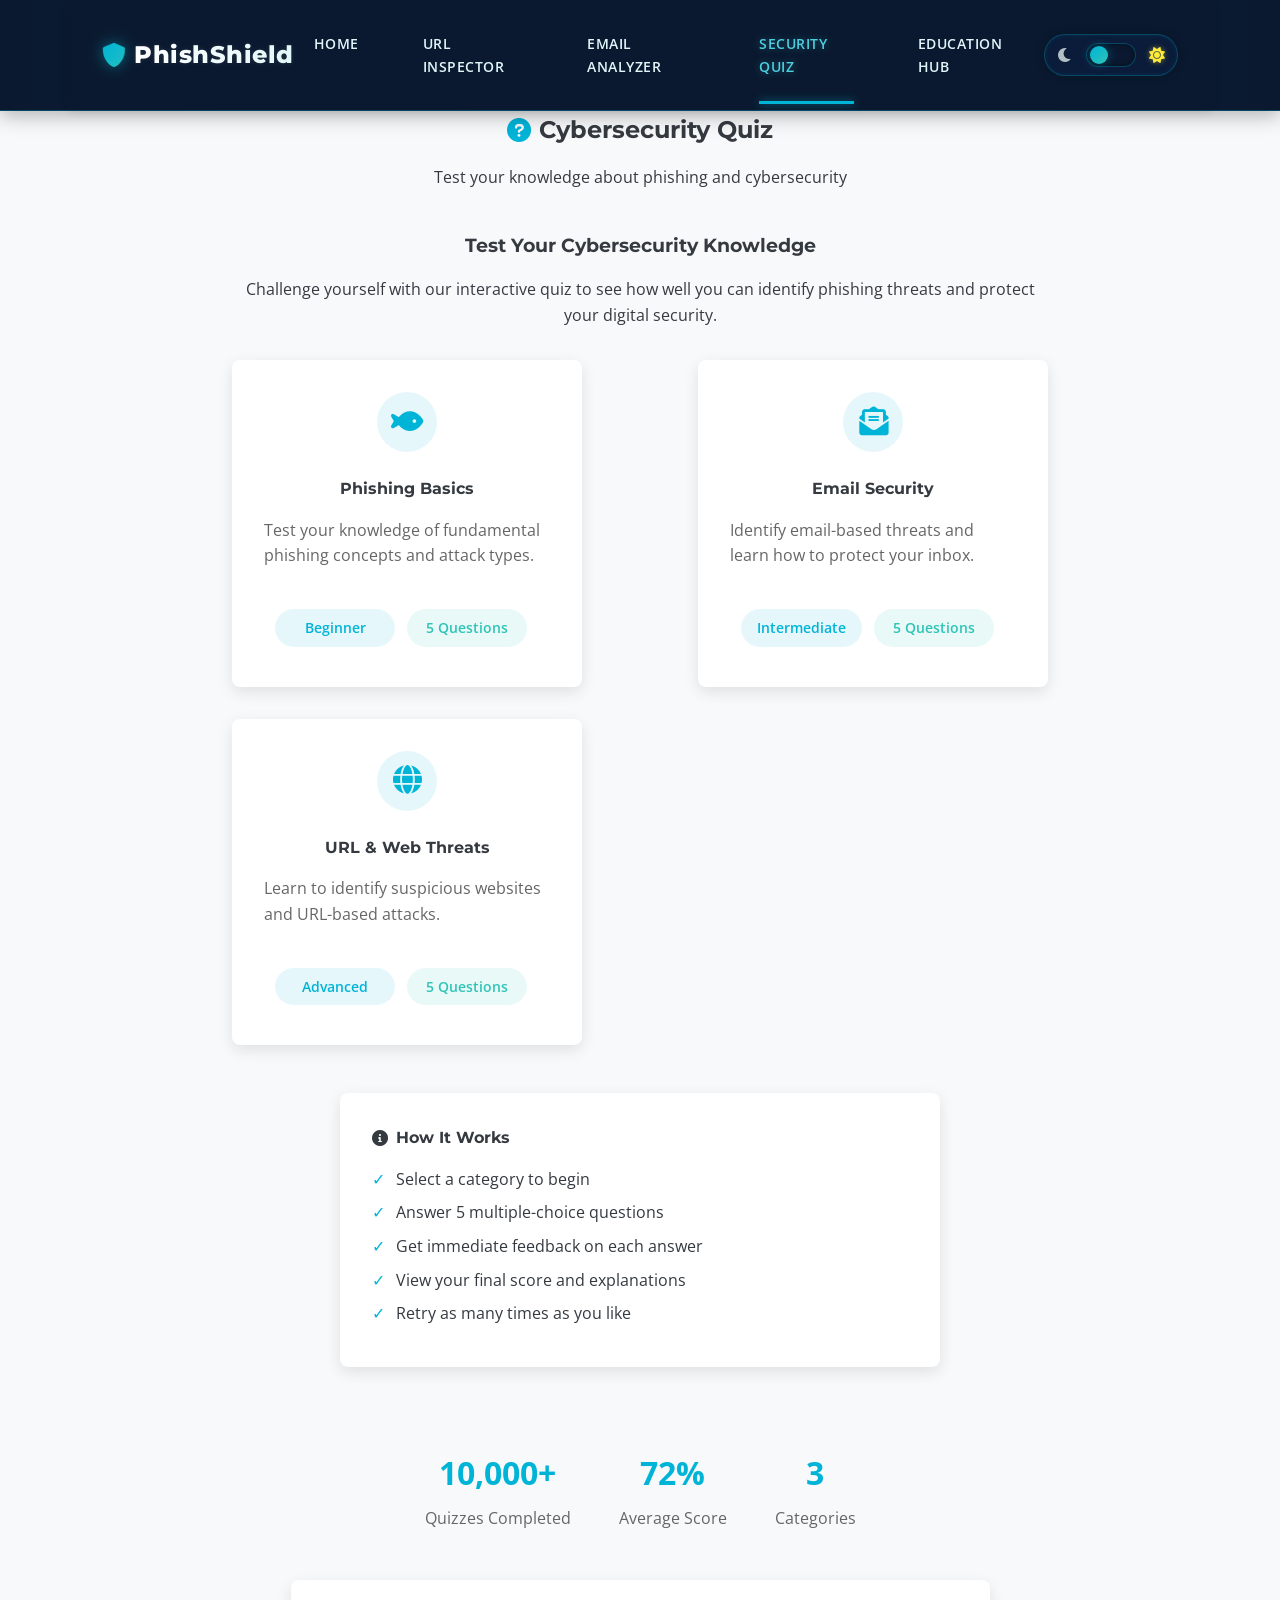
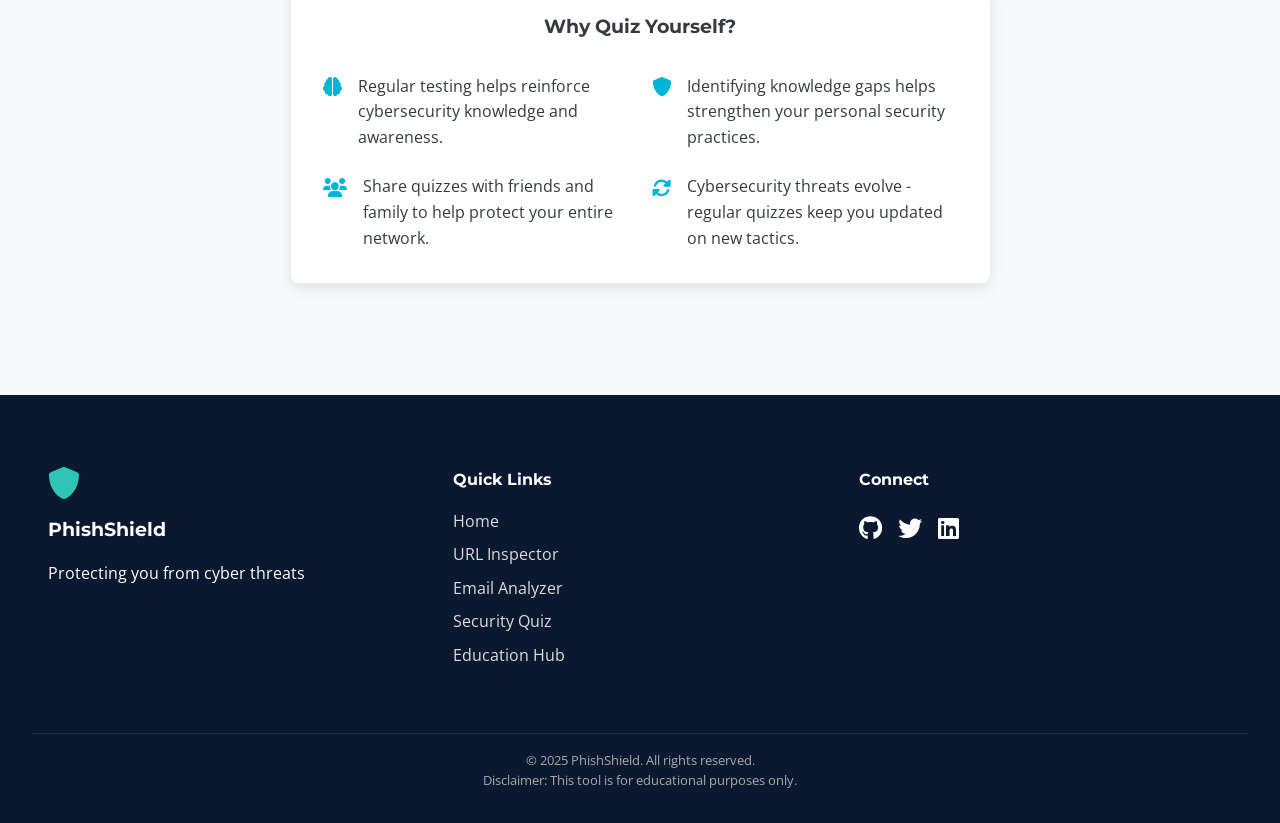
<file: quiz.html>
<!DOCTYPE html>
<html lang="en">
<head>
    <meta charset="UTF-8">
    <meta name="viewport" content="width=device-width, initial-scale=1.0">
    <title>Cybersecurity Quiz - PhishShield</title>
    <link rel="stylesheet" href="assets/css/styles.css">
    <link rel="stylesheet" href="https://cdnjs.cloudflare.com/ajax/libs/font-awesome/6.0.0/css/all.min.css">
    <link href="https://fonts.googleapis.com/css2?family=Montserrat:wght@700&family=Open+Sans&display=swap" rel="stylesheet">
</head>
<body>
    <header>
        <nav class="navbar">
            <div class="logo">
                <i class="fas fa-shield-alt"></i>
                <h1>PhishShield</h1>
            </div>
            <ul class="nav-links">
                <li><a href="index.html">Home</a></li>
                <li><a href="url-inspector.html">URL Inspector</a></li>
                <li><a href="email-analyzer.html">Email Analyzer</a></li>
                <li><a href="quiz.html" class="active">Security Quiz</a></li>
                <li><a href="education.html">Education Hub</a></li>
            </ul>
            <div class="theme-toggle">
                <i class="fas fa-moon"></i>
                <label class="switch">
                    <input type="checkbox" id="theme-switch">
                    <span class="slider round"></span>
                </label>
                <i class="fas fa-sun"></i>
            </div>
            <div class="hamburger">
                <div class="line"></div>
                <div class="line"></div>
                <div class="line"></div>
            </div>
        </nav>
    </header>

    <main class="quiz-container">
        <section class="tool-header">
            <h2><i class="fas fa-question-circle"></i> Cybersecurity Quiz</h2>
            <p>Test your knowledge about phishing and cybersecurity</p>
        </section>

        <section class="quiz-intro" id="quiz-intro">
            <h3>Test Your Cybersecurity Knowledge</h3>
            <p>Challenge yourself with our interactive quiz to see how well you can identify phishing threats and protect your digital security.</p>
            
            <div class="quiz-categories">
                <div class="category-card" data-category="phishing-basics">
                    <div class="category-icon">
                        <i class="fas fa-fish"></i>
                    </div>
                    <h4>Phishing Basics</h4>
                    <p>Test your knowledge of fundamental phishing concepts and attack types.</p>
                    <div class="category-card-meta">
                        <span class="difficulty">Beginner</span>
                        <span class="questions">5 Questions</span>
                    </div>
                </div>
                
                <div class="category-card" data-category="email-security">
                    <div class="category-icon">
                        <i class="fas fa-envelope-open-text"></i>
                    </div>
                    <h4>Email Security</h4>
                    <p>Identify email-based threats and learn how to protect your inbox.</p>
                    <div class="category-card-meta">
                        <span class="difficulty">Intermediate</span>
                        <span class="questions">5 Questions</span>
                    </div>
                </div>
                
                <div class="category-card" data-category="web-threats">
                    <div class="category-icon">
                        <i class="fas fa-globe"></i>
                    </div>
                    <h4>URL & Web Threats</h4>
                    <p>Learn to identify suspicious websites and URL-based attacks.</p>
                    <div class="category-card-meta">
                        <span class="difficulty">Advanced</span>
                        <span class="questions">5 Questions</span>
                    </div>
                </div>
            </div>
            
            <div class="quiz-instructions">
                <h4><i class="fas fa-info-circle"></i> How It Works</h4>
                <ul>
                    <li>Select a category to begin</li>
                    <li>Answer 5 multiple-choice questions</li>
                    <li>Get immediate feedback on each answer</li>
                    <li>View your final score and explanations</li>
                    <li>Retry as many times as you like</li>
                </ul>
            </div>
            
            <div class="quiz-stats">
                <div class="stat">
                    <span class="stat-number">10,000+</span>
                    <span class="stat-label">Quizzes Completed</span>
                </div>
                <div class="stat">
                    <span class="stat-number">72%</span>
                    <span class="stat-label">Average Score</span>
                </div>
                <div class="stat">
                    <span class="stat-number">3</span>
                    <span class="stat-label">Categories</span>
                </div>
            </div>
        </section>

        <section class="quiz-section" id="quiz-section">
            <div class="quiz-header">
                <h3 id="quiz-title">Phishing Basics Quiz</h3>
                <div class="quiz-progress">
                    <div class="progress-bar">
                        <div class="progress" id="quiz-progress-bar"></div>
                    </div>
                    <div class="progress-text">
                        Question <span id="current-question">1</span> of <span id="total-questions">5</span>
                    </div>
                </div>
                <div class="quiz-timer" id="quiz-timer">
                    <i class="fas fa-clock"></i> <span id="timer-display">00:30</span>
                </div>
            </div>
            
            <div class="question-container" id="question-container">
                <h2 class="quiz-question" id="question-text">
                    What is phishing?
                </h2>
                
                <div class="answers" id="answers-container">
                    <div class="answer-option">
                        <input type="radio" name="answer" id="answer-a" value="a">
                        <label for="answer-a">A type of fishing sport</label>
                    </div>
                    <div class="answer-option">
                        <input type="radio" name="answer" id="answer-b" value="b">
                        <label for="answer-b">A cybersecurity attack that uses disguised email as a weapon</label>
                    </div>
                    <div class="answer-option">
                        <input type="radio" name="answer" id="answer-c" value="c">
                        <label for="answer-c">A computer virus that deletes files</label>
                    </div>
                    <div class="answer-option">
                        <input type="radio" name="answer" id="answer-d" value="d">
                        <label for="answer-d">A hardware failure in computers</label>
                    </div>
                </div>
                
                <div class="question-image" id="question-image">
                    <!-- Optional image related to the question -->
                </div>
                
                <div class="question-actions">
                    <button id="submit-answer" class="btn primary-btn">Submit Answer</button>
                </div>
            </div>
            
            <div class="feedback-container" id="feedback-container">
                <div class="feedback correct" id="correct-feedback">
                    <i class="fas fa-check-circle"></i>
                    <h4>Correct!</h4>
                    <p id="correct-explanation">Phishing is indeed a cybersecurity attack that uses disguised email as a weapon. Attackers pretend to be trusted entities to steal sensitive information.</p>
                </div>
                
                <div class="feedback incorrect" id="incorrect-feedback">
                    <i class="fas fa-times-circle"></i>
                    <h4>Incorrect</h4>
                    <p id="incorrect-explanation">The correct answer is: A cybersecurity attack that uses disguised email as a weapon. Phishing attacks trick users into revealing sensitive information by pretending to be trustworthy sources.</p>
                </div>
                
                <div class="next-action">
                    <button id="next-question" class="btn primary-btn">Next Question</button>
                </div>
            </div>
        </section>

        <section class="results-section" id="results-section">
            <div class="results-header">
                <h3>Quiz Results</h3>
                <div class="score-display">
                    <div class="score-circle">
                        <span id="final-score">4</span>/<span id="max-score">5</span>
                    </div>
                    <div class="score-text">
                        <span id="score-percentage">80%</span>
                        <span id="score-message">Great job!</span>
                    </div>
                </div>
            </div>
            
            <div class="results-summary">
                <h4>Summary</h4>
                <div class="summary-stats">
                    <div class="summary-stat">
                        <i class="fas fa-check-circle"></i>
                        <span>Correct: <span id="correct-count">4</span></span>
                    </div>
                    <div class="summary-stat">
                        <i class="fas fa-times-circle"></i>
                        <span>Incorrect: <span id="incorrect-count">1</span></span>
                    </div>
                    <div class="summary-stat">
                        <i class="fas fa-clock"></i>
                        <span>Time: <span id="completion-time">1:45</span></span>
                    </div>
                </div>
            </div>
            
            <div class="results-details">
                <h4>Question Review</h4>
                <div class="question-review" id="question-review">
                    <!-- Question review items will be inserted here dynamically -->
                    <div class="review-item correct">
                        <div class="review-header">
                            <span class="question-number">Question 1</span>
                            <span class="result-indicator"><i class="fas fa-check-circle"></i> Correct</span>
                        </div>
                        <p class="review-question">What is phishing?</p>
                        <p class="review-answer">Your answer: A cybersecurity attack that uses disguised email as a weapon</p>
                    </div>
                    
                    <div class="review-item incorrect">
                        <div class="review-header">
                            <span class="question-number">Question 2</span>
                            <span class="result-indicator"><i class="fas fa-times-circle"></i> Incorrect</span>
                        </div>
                        <p class="review-question">Which of the following is NOT a common sign of a phishing email?</p>
                        <p class="review-answer">Your answer: Requests for personal information</p>
                        <p class="review-correct">Correct answer: Personalized greeting with your full name</p>
                    </div>
                </div>
            </div>
            
            <div class="results-actions">
                <button id="retry-quiz" class="btn secondary-btn"><i class="fas fa-redo"></i> Retry Quiz</button>
                <button id="try-different-category" class="btn primary-btn"><i class="fas fa-list"></i> Try Different Category</button>
                <a href="education.html" class="btn text-btn"><i class="fas fa-book"></i> Learn More in Education Hub</a>
            </div>
        </section>

        <section class="tips-section">
            <h3>Why Quiz Yourself?</h3>
            <div class="tips-container">
                <div class="tip">
                    <i class="fas fa-brain"></i>
                    <p>Regular testing helps reinforce cybersecurity knowledge and awareness.</p>
                </div>
                <div class="tip">
                    <i class="fas fa-shield-alt"></i>
                    <p>Identifying knowledge gaps helps strengthen your personal security practices.</p>
                </div>
                <div class="tip">
                    <i class="fas fa-users"></i>
                    <p>Share quizzes with friends and family to help protect your entire network.</p>
                </div>
                <div class="tip">
                    <i class="fas fa-sync-alt"></i>
                    <p>Cybersecurity threats evolve - regular quizzes keep you updated on new tactics.</p>
                </div>
            </div>
        </section>
    </main>

    <footer>
        <div class="footer-content">
            <div class="footer-logo">
                <i class="fas fa-shield-alt"></i>
                <h3>PhishShield</h3>
                <p>Protecting you from cyber threats</p>
            </div>
            <div class="footer-links">
                <h4>Quick Links</h4>
                <ul>
                    <li><a href="index.html">Home</a></li>
                    <li><a href="url-inspector.html">URL Inspector</a></li>
                    <li><a href="email-analyzer.html">Email Analyzer</a></li>
                    <li><a href="quiz.html">Security Quiz</a></li>
                    <li><a href="education.html">Education Hub</a></li>
                </ul>
            </div>
            <div class="footer-contact">
                <h4>Connect</h4>
                <div class="social-icons">
                    <a href="https://github.com/username/phishshield" target="_blank"><i class="fab fa-github"></i></a>
                    <a href="#"><i class="fab fa-twitter"></i></a>
                    <a href="#"><i class="fab fa-linkedin"></i></a>
                </div>
            </div>
        </div>
        <div class="footer-bottom">
            <p>&copy; 2025 PhishShield. All rights reserved.</p>
            <p>Disclaimer: This tool is for educational purposes only.</p>
        </div>
    </footer>

    <script src="assets/js/script.js"></script>
    <script src="assets/js/quiz.js"></script>
</body>
</html>
</file>
<file: assets/css/styles.css>
/* Base Styles */
:root {
  --primary-dark: #0a192f;
  --primary-dark-rgb: 10, 25, 47;
  --primary-dark-lighter: #112240;
  --primary-blue: #00b4d8;
  --cyber-green: #2ec4b6;
  --light-gray: #f8f9fa;
  --dark-gray: #343a40;
  --warning: #ffc107;
  --danger: #dc3545;
  --success: #28a745;
  --container-padding-desktop: 2rem;
  --container-padding-mobile: 1rem;
  --border-radius-standard: 8px;
  --box-shadow-standard: 0 5px 15px rgba(0, 0, 0, 0.1);
  --transition-standard: all 0.3s ease;
  --container-width-xl: 1140px;
  --container-width-lg: 960px;
  --container-width-md: 720px;
  --container-width-sm: 540px;
  --spacing-xs: 0.5rem;
  --spacing-sm: 1rem;
  --spacing-md: 1.5rem;
  --spacing-lg: 2rem;
  --spacing-xl: 3rem;
}

* {
  margin: 0;
  padding: 0;
  box-sizing: border-box;
}

body {
  font-family: 'Open Sans', sans-serif;
  line-height: 1.6;
  color: var(--dark-gray);
  background-color: var(--light-gray);
  transition: background-color 0.3s ease;
  overflow-x: hidden;
}

/* Standard container for consistent alignment */
.container {
  width: 100%;
  max-width: var(--container-width-xl);
  margin: 0 auto;
  padding: 0 var(--container-padding-desktop);
  box-sizing: border-box;
}

/* Enhanced Navigation Styles - Cybersecurity Professional Look */
header {
  position: sticky;
  top: 0;
  z-index: 1000;
  width: 100%;
  background-color: var(--primary-dark);
  background-image: linear-gradient(to right, var(--primary-dark), #0d2146, var(--primary-dark));
  box-shadow: 0 4px 20px rgba(0, 0, 0, 0.3);
  border-bottom: 1px solid rgba(0, 180, 216, 0.3);
}

/* Email Analyzer Icon Fix */
.input-header i.fas {
  display: inline-flex;
  align-items: center;
  justify-content: center;
  margin-right: 0.5rem;
  color: var(--primary-blue);
  background: transparent;
  padding: 0.5rem;
  border-radius: 50%;
  font-size: 1.25rem;
  position: relative;
  z-index: 5;
}

/* Sample Email Headers Styling */
.sample-content {
  display: none;
  background-color: var(--primary-dark-lighter);
  border-radius: var(--border-radius-standard);
  padding: 1.5rem;
  margin-top: 1rem;
  width: 100%;
  box-sizing: border-box;
  position: relative;
  overflow: hidden;
}

.sample-content pre {
  font-family: monospace;
  white-space: pre-wrap;
  word-wrap: break-word;
  color: #f8f9fa;
  margin: 0;
  padding: 0.5rem;
  overflow-x: auto;
  width: 100%;
  box-sizing: border-box;
  line-height: 1.5;
  font-size: 0.9rem;
  border-radius: 4px;
  background-color: rgba(0, 0, 0, 0.2);
}

.sample-content button {
  margin-top: 1rem;
  display: block;
  margin-left: auto;
  margin-right: auto;
}

.navbar {
  display: flex;
  justify-content: space-between;
  align-items: center;
  padding: 1rem 2rem;
  max-width: var(--container-width-xl);
  margin: 0 auto;
}

/* Enhanced Logo for Cybersecurity Professional Look */
.logo {
  display: flex;
  align-items: center;
  gap: 0.75rem;
  color: white;
  position: relative;
  padding: 0.5rem 0;
}

.logo i {
  font-size: 2rem;
  color: #2ec4b6;
  background: linear-gradient(135deg, #00b4d8 0%, #2ec4b6 100%);
  -webkit-background-clip: text;
  -webkit-text-fill-color: transparent;
  background-clip: text;
  text-shadow: 0 0 15px rgba(0, 180, 216, 0.5);
  transform: perspective(200px) rotateY(10deg);
  transition: all 0.3s ease;
}

.logo:hover i {
  transform: perspective(200px) rotateY(0deg) scale(1.05);
  text-shadow: 0 0 20px rgba(0, 180, 216, 0.7);
}

.logo h1 {
  font-size: 1.8rem;
  margin: 0;
  font-weight: 800;
  letter-spacing: 0.5px;
  background: linear-gradient(to right, #ffffff, #e0f7fa);
  -webkit-background-clip: text;
  -webkit-text-fill-color: transparent;
  background-clip: text;
  position: relative;
  text-shadow: 0 0 5px rgba(255, 255, 255, 0.1);
}

.logo::after {
  content: '';
  position: absolute;
  bottom: 0;
  left: 0;
  width: 100%;
  height: 2px;
  background: linear-gradient(to right, transparent, var(--primary-blue), transparent);
  opacity: 0;
  transition: opacity 0.3s ease;
}

.logo:hover::after {
  opacity: 1;
}

/* Completely Revised Navigation Links for Cybersecurity Professional Look */
.nav-links {
  display: flex;
  list-style: none;
  margin: 0;
  padding: 0;
}

.nav-links li {
  margin: 0 1.25rem;
  position: relative;
}

.nav-links li a {
  color: #e0f7fa;
  text-decoration: none;
  font-weight: 600;
  padding: 1rem 0;
  display: inline-block;
  position: relative;
  transition: all 0.3s ease;
  letter-spacing: 0.5px;
  text-transform: uppercase;
  font-size: 0.9rem;
}

.nav-links li a:hover,
.nav-links li a.active {
  color: #4dd0e1;
  text-shadow: 0 0 8px rgba(77, 208, 225, 0.4);
}

.nav-links li a.active::after {
  content: '';
  position: absolute;
  width: 100%;
  height: 3px;
  bottom: -10px;
  left: 0;
  background: var(--primary-blue);
  box-shadow: 0 0 8px rgba(0, 180, 216, 0.6);
}

.nav-links li a:not(.active)::after {
  content: '';
  position: absolute;
  width: 0;
  height: 3px;
  bottom: -10px;
  left: 0;
  background: var(--primary-blue);
  transition: width 0.3s ease;
}

.nav-links li a:hover:not(.active)::after {
  width: 100%;
}

/* Enhanced Theme Toggle for Cybersecurity Professional Look */
.theme-toggle {
  display: flex;
  align-items: center;
  gap: 0.75rem;
  color: #e0f7fa;
  background: rgba(13, 33, 70, 0.5);
  padding: 0.5rem 0.75rem;
  border-radius: 30px;
  border: 1px solid rgba(0, 180, 216, 0.3);
  box-shadow: 0 0 10px rgba(0, 0, 0, 0.2), inset 0 0 5px rgba(0, 180, 216, 0.1);
  transition: all 0.3s ease;
}

.theme-toggle:hover {
  background: rgba(13, 33, 70, 0.7);
  box-shadow: 0 0 15px rgba(0, 0, 0, 0.3), inset 0 0 8px rgba(0, 180, 216, 0.2);
}

.theme-toggle i {
  font-size: 1rem;
  transition: all 0.3s ease;
}

.theme-toggle i.fa-moon {
  color: #b0bec5;
}

.theme-toggle i.fa-sun {
  color: #ffeb3b;
  text-shadow: 0 0 5px rgba(255, 235, 59, 0.5);
}

.hamburger {
  display: none;
  flex-direction: column;
  gap: 5px;
  cursor: pointer;
}

.hamburger .line {
  width: 25px;
  height: 3px;
  background-color: white;
  border-radius: 3px;
  transition: all 0.3s ease;
}

body.dark-mode {
  background-color: var(--primary-dark);
  color: #f8f9fa;
}

/* Dark mode specific styles to ensure text visibility */
body.dark-mode .feature-card,
body.dark-mode .tip,
body.dark-mode .url-input-section,
body.dark-mode .loading-section,
body.dark-mode .results-section,
body.dark-mode .tips-section,
body.dark-mode .email-analyzer-container .tab-content,
body.dark-mode .sample-content,
body.dark-mode .quiz-instructions,
body.dark-mode .category-card,
body.dark-mode .education-sidebar,
body.dark-mode .education-main,
body.dark-mode .accordion-header,
body.dark-mode .accordion-content,
body.dark-mode .attack-card,
body.dark-mode .attack-example,
body.dark-mode .answer-option,
body.dark-mode .review-item,
body.dark-mode .email-preview,
body.dark-mode .quiz-section,
body.dark-mode #quiz-section,
body.dark-mode .question-container {
  background-color: #1a2942;
  color: #f8f9fa;
}

body.dark-mode .feature-card p,
body.dark-mode .category-card p,
body.dark-mode .input-description,
body.dark-mode .examples,
body.dark-mode .url-display h3,
body.dark-mode .explanation,
body.dark-mode .stat-label {
  color: #ddd;
}

body.dark-mode .accordion-header {
  background-color: #0d1b30;
  color: #f8f9fa;
}

body.dark-mode .result-item {
  border-bottom-color: #2a3a56;
}

body.dark-mode .analysis-steps .step,
body.dark-mode .risk-summary,
body.dark-mode .highlighted-email,
body.dark-mode .sample-content,
body.dark-mode .results-summary,
body.dark-mode .answer-option,
body.dark-mode .feedback-container,
body.dark-mode .feedback {
  background-color: #0d1b30;
  color: #f8f9fa;
}

body.dark-mode .question-container,
body.dark-mode .question,
body.dark-mode #question-text,
body.dark-mode .quiz-question,
body.dark-mode .answer-option,
body.dark-mode .answer-option label,
body.dark-mode .quiz-title,
body.dark-mode .progress-text,
body.dark-mode .quiz-section,
body.dark-mode .question-text,
body.dark-mode .feedback-container,
body.dark-mode .correct-explanation,
body.dark-mode .incorrect-explanation {
  color: #ffffff !important;
}

/* Force white text color for quiz elements in dark mode */
body.dark-mode #quiz-section h2,
body.dark-mode #quiz-section h3,
body.dark-mode #quiz-section p,
body.dark-mode #quiz-section label,
body.dark-mode #quiz-section .quiz-question,
body.dark-mode #quiz-section #question-text,
body.dark-mode #quiz-section .answer-option label {
  color: #ffffff !important;
  text-shadow: 0 0 1px rgba(255, 255, 255, 0.3);
}

body.dark-mode .answer-option {
  background-color: #0d1b30;
  border: 1px solid #2a3a56;
}

body.dark-mode .question-container {
  background-color: #1a2942;
  color: #ffffff;
}

.question-container {
  margin-bottom: 2rem;
  width: 100%;
  max-width: 800px;
  padding: 1.5rem;
  border-radius: var(--border-radius-standard);
  box-shadow: var(--box-shadow-standard);
  display: flex;
  flex-direction: column;
  align-items: center;
}

body.dark-mode .answers label,
body.dark-mode #question-text,
body.dark-mode .question,
body.dark-mode #correct-explanation,
body.dark-mode #incorrect-explanation,
body.dark-mode .feedback p,
body.dark-mode .feedback h4,
body.dark-mode .feedback-container,
body.dark-mode .review-item p {
  color: #ffffff !important;
  text-shadow: 0 0 1px rgba(255, 255, 255, 0.2);
}

body.dark-mode input,
body.dark-mode textarea {
  background-color: #1a2942;
  color: #f8f9fa;
  border-color: #2a3a56;
}

body.dark-mode input::placeholder,
body.dark-mode textarea::placeholder {
  color: #aaa;
}

body.dark-mode .topic-list li:hover {
  background-color: #2a3a56;
}

body.dark-mode .attack-example,
body.dark-mode .stat-card {
  background-color: #0d1b30;
}

body.dark-mode .attack-example h5 {
  color: #ddd;
}

h1, h2, h3, h4, h5, h6 {
  font-family: 'Montserrat', sans-serif;
  font-weight: 700;
  margin-bottom: 1rem;
}

a {
  text-decoration: none;
  color: var(--primary-blue);
  transition: color 0.3s ease;
}

a:hover {
  color: var(--cyber-green);
}

ul, ol {
  list-style-position: inside;
}

/* Layout Components */
/* Consistent container styles for all tool pages */
.url-inspector-container,
.email-analyzer-container,
.quiz-container,
.education-container {
  padding: var(--spacing-lg);
  max-width: var(--container-width-xl);
  margin: 0 auto;
  width: 100%;
  box-sizing: border-box;
}

.email-analyzer-container {
  background-color: var(--primary-dark);
  position: relative;
  overflow: hidden;
  display: flex;
  flex-direction: column;
  align-items: center;
}

.analyzer-wrapper {
  max-width: 600px;
  margin: 0 auto;
  display: flex;
  flex-direction: column;
  width: 100%;
  align-items: center;
}

.email-analyzer-container::before {
  content: '';
  position: absolute;
  top: 0;
  left: 0;
  right: 0;
  height: 5px;
  background: linear-gradient(90deg, var(--primary-blue), #0056b3, var(--primary-blue));
  z-index: 1;
}

.container {
  width: 100%;
  max-width: 1200px;
  margin: 0 auto;
  padding: 0 var(--container-padding-desktop);
}

section {
  margin-bottom: 3rem;
}

/* Navigation */
.navbar {
  display: flex;
  justify-content: space-between;
  align-items: center;
  padding: 1rem 2rem;
  background-color: var(--primary-dark);
  color: white;
  position: sticky;
  top: 0;
  z-index: 1000;
  box-shadow: 0 2px 10px rgba(0, 0, 0, 0.1);
}

.logo {
  display: flex;
  align-items: center;
  gap: 0.5rem;
}

.logo i {
  font-size: 1.5rem;
  color: var(--cyber-green);
}

.logo h1 {
  font-size: 1.5rem;
  margin-bottom: 0;
}

.nav-links {
  display: flex;
  list-style: none;
  gap: 1.5rem;
}

.nav-links a {
  color: white;
  font-weight: 600;
  position: relative;
}

.nav-links a:hover {
  color: var(--cyber-green);
}

.nav-links a.active {
  color: var(--cyber-green);
}

.nav-links a.active::after {
  content: '';
  position: absolute;
  bottom: -5px;
  left: 0;
  width: 100%;
  height: 2px;
  background-color: var(--cyber-green);
}

.theme-toggle {
  display: flex;
  align-items: center;
  gap: 0.5rem;
}

/* Enhanced Switch Slider for Theme Toggle */
.switch {
  position: relative;
  display: inline-block;
  width: 50px;
  height: 24px;
  margin: 0 5px;
}

.switch input {
  opacity: 0;
  width: 0;
  height: 0;
}

.slider {
  position: absolute;
  cursor: pointer;
  top: 0;
  left: 0;
  right: 0;
  bottom: 0;
  background-color: rgba(10, 25, 47, 0.8);
  transition: .4s;
  border: 1px solid rgba(0, 180, 216, 0.3);
  box-shadow: inset 0 0 5px rgba(0, 0, 0, 0.5);
}

.slider:before {
  position: absolute;
  content: "";
  height: 18px;
  width: 18px;
  left: 3px;
  bottom: 2px;
  background: linear-gradient(135deg, #00b4d8 0%, #2ec4b6 100%);
  transition: .4s;
  border-radius: 50%;
  box-shadow: 0 0 5px rgba(0, 0, 0, 0.3), 0 0 10px rgba(0, 180, 216, 0.5);
}

input:checked + .slider {
  background: linear-gradient(to right, rgba(0, 180, 216, 0.4), rgba(46, 196, 182, 0.4));
  border: 1px solid rgba(46, 196, 182, 0.5);
  box-shadow: inset 0 0 10px rgba(46, 196, 182, 0.3);
}

input:checked + .slider:before {
  transform: translateX(26px);
  background: linear-gradient(135deg, #2ec4b6 0%, #00b4d8 100%);
  box-shadow: 0 0 8px rgba(0, 0, 0, 0.3), 0 0 15px rgba(46, 196, 182, 0.6);
}

.slider.round {
  border-radius: 34px;
}

.slider.round:before {
  border-radius: 50%;
}

.hamburger {
  display: none;
  flex-direction: column;
  cursor: pointer;
}

.hamburger .line {
  width: 25px;
  height: 3px;
  background-color: white;
  margin: 3px 0;
  transition: 0.4s;
}

/* Buttons */
/* Enhanced Button Styles */
.btn {
  display: inline-flex;
  align-items: center;
  justify-content: center;
  padding: 0.75rem 1.5rem;
  border-radius: var(--border-radius-standard);
  font-weight: 600;
  text-align: center;
  cursor: pointer;
  transition: all 0.3s ease;
  text-decoration: none;
  border: none;
  outline: none;
  gap: 0.5rem;
  font-family: inherit;
  font-size: 1rem;
  line-height: 1.4;
}

.primary-btn {
  background-color: var(--primary-blue);
  color: white;
}

.primary-btn:hover {
  background-color: var(--cyber-green);
  color: white;
}

.secondary-btn {
  background-color: transparent;
  border: 2px solid var(--primary-blue);
  color: var(--primary-blue);
}

.secondary-btn:hover {
  background-color: var(--primary-blue);
  color: white;
}

.text-btn {
  background-color: transparent;
  color: var(--primary-blue);
  padding: 0.5rem;
}

.text-btn:hover {
  color: var(--cyber-green);
  text-decoration: underline;
}

/* Home Page Styles */
.hero {
  display: flex;
  align-items: center;
  justify-content: space-between;
  padding: 4rem 2rem;
  background: linear-gradient(135deg, var(--primary-dark) 0%, #1a365d 100%);
  color: white;
}

.hero-content {
  flex: 1;
  max-width: 600px;
  display: flex;
  flex-direction: column;
  align-items: center;
  text-align: center;
}

.hero-content h2 {
  font-size: 2.5rem;
  margin-bottom: 1.5rem;
}

.hero-content p {
  font-size: 1.1rem;
  margin-bottom: 2rem;
}

.hero-image {
  flex: 1;
  display: flex;
  justify-content: center;
  align-items: center;
}

.hero-image img {
  max-width: 100%;
  height: auto;
  animation: float 3s ease-in-out infinite;
}

@keyframes float {
  0% { transform: translateY(0px); }
  50% { transform: translateY(-20px); }
  100% { transform: translateY(0px); }
}

.cta-buttons {
  display: flex;
  gap: 1rem;
}

.features {
  padding: 4rem 2rem;
  text-align: center;
}

.features h2 {
  margin-bottom: 3rem;
}

.feature-cards {
  display: grid;
  grid-template-columns: repeat(auto-fit, minmax(250px, 1fr));
  gap: 2rem;
}

/* Enhanced Card Components */
.feature-card,
.category-card,
.stat-card,
.attack-card {
  background-color: white;
  border-radius: var(--border-radius-standard);
  padding: var(--spacing-lg);
  box-shadow: var(--box-shadow-standard);
  transition: transform 0.3s ease, box-shadow 0.3s ease;
  display: flex;
  flex-direction: column;
  align-items: center;
  text-align: center;
  height: 100%;
  box-sizing: border-box;
}

.feature-card:hover,
.category-card:hover,
.stat-card:hover,
.attack-card:hover {
  transform: translateY(-10px);
  box-shadow: 0 15px 30px rgba(0, 0, 0, 0.15);
}

.feature-card i {
  font-size: 2.5rem;
  color: var(--primary-blue);
  margin-bottom: 1rem;
  display: flex;
  justify-content: center;
  align-items: center;
  width: 60px;
  height: 60px;
  border-radius: 50%;
  background-color: rgba(255, 255, 255, 0.2);
}

.feature-card h3 {
  margin-bottom: 1rem;
}

.feature-card p {
  margin-bottom: 1.5rem;
  color: var(--dark-gray);
}

.feature-link {
  color: var(--primary-blue);
  font-weight: 600;
  display: inline-flex;
  align-items: center;
  gap: 0.5rem;
}

.feature-link:hover {
  color: var(--cyber-green);
}

.stats {
  background-color: var(--primary-dark);
  color: white;
  padding: 4rem 2rem;
  text-align: center;
}

.stats h2 {
  margin-bottom: 3rem;
}

.stats-container {
  display: flex;
  justify-content: space-around;
  flex-wrap: wrap;
  gap: 2rem;
}

.stat-item {
  flex: 1;
  min-width: 200px;
}

.stat-number {
  font-size: 3rem;
  font-weight: bold;
  color: var(--cyber-green);
  margin-bottom: 1rem;
}

/* Particles Container */
.particles-container {
  position: absolute;
  top: 0;
  left: 0;
  width: 100%;
  height: 100%;
  z-index: -1;
}

/* URL Inspector Styles */
.url-inspector-container {
  padding: var(--container-padding-desktop);
  max-width: 1200px;
  margin: 0 auto;
  display: flex;
  flex-direction: column;
  align-items: center;
}

.page-header {
  text-align: center;
  margin-bottom: 2rem;
}

.page-header h2 {
  font-size: 2rem;
  color: var(--primary-blue);
  margin-bottom: 0.5rem;
}

.page-header p {
  color: #bbb;
  font-size: 1rem;
}

.tool-header {
  text-align: center;
  margin-bottom: 2.5rem;
  width: 100%;
  max-width: 800px;
}

.tool-header h2 {
  display: flex;
  align-items: center;
  justify-content: center;
  gap: 0.5rem;
}

.tool-header i {
  color: var(--primary-blue);
}

.url-input-section {
  background-color: white;
  border-radius: var(--border-radius-standard);
  padding: 2rem;
  box-shadow: var(--box-shadow-standard);
  margin-bottom: 2rem;
  width: 100%;
  max-width: 1000px;
}

input[type="text"],
input[type="email"],
textarea {
  padding: 0.75rem 1rem;
  border: 1px solid #ddd;
  border-radius: var(--border-radius-standard);
  width: 100%;
  font-family: inherit;
  font-size: 1rem;
  transition: border-color 0.3s ease, box-shadow 0.3s ease;
  outline: none;
  box-sizing: border-box;
}

input[type="text"]:focus,
input[type="email"]:focus,
textarea:focus {
  border-color: var(--primary-blue);
  box-shadow: 0 0 0 3px rgba(0, 180, 216, 0.2);
}

.input-container {
  display: flex;
  gap: 1rem;
  width: 100%;
  margin-bottom: 1.5rem;
  align-items: center;
}

.input-group {
  display: flex;
  flex-direction: column;
  gap: 0.5rem;
  width: 100%;
  margin-bottom: 1.5rem;
}

.input-group label {
  font-weight: 600;
  font-size: 0.95rem;
  color: var(--dark-gray);
}

body.dark-mode .input-group label {
  color: #f8f9fa;
}

.example-url {
  color: var(--primary-blue);
  cursor: pointer;
}

.example-url:hover {
  text-decoration: underline;
}

.loading-section {
  display: none;
  text-align: center;
  padding: 2rem;
  background-color: white;
  border-radius: 8px;
  box-shadow: 0 5px 15px rgba(0, 0, 0, 0.1);
  margin-bottom: 2rem;
}

.loader {
  border: 5px solid #f3f3f3;
  border-top: 5px solid var(--primary-blue);
  border-radius: 50%;
  width: 50px;
  height: 50px;
  animation: spin 2s linear infinite;
  margin: 0 auto 1rem;
}

@keyframes spin {
  0% { transform: rotate(0deg); }
  100% { transform: rotate(360deg); }
}

.analysis-steps {
  list-style: none;
  text-align: left;
  max-width: 500px;
  margin: 2rem auto 0;
}

.analysis-steps .step {
  display: flex;
  justify-content: space-between;
  margin-bottom: 0.5rem;
  padding: 0.5rem;
  border-radius: 4px;
  background-color: #f8f9fa;
}

.step-status {
  width: 20px;
  height: 20px;
  border-radius: 50%;
  display: inline-block;
}

.results-section {
  display: none;
  background-color: white;
  border-radius: 8px;
  padding: 2rem;
  box-shadow: 0 5px 15px rgba(0, 0, 0, 0.1);
  margin-bottom: 2rem;
}

.results-header {
  display: flex;
  justify-content: space-between;
  align-items: center;
  margin-bottom: 2rem;
  padding-bottom: 1rem;
  border-bottom: 1px solid #eee;
}

.url-display h3 {
  font-size: 1rem;
  color: #666;
  margin-bottom: 0.5rem;
}

.analyzed-url {
  font-size: 1.1rem;
  font-weight: 600;
  word-break: break-all;
}

.risk-score {
  text-align: center;
}

.score-circle {
  width: 80px;
  height: 80px;
  border-radius: 50%;
  background-color: var(--danger);
  color: white;
  display: flex;
  justify-content: center;
  align-items: center;
  font-size: 1.8rem;
  font-weight: bold;
  margin-bottom: 0.5rem;
}

.risk-summary {
  display: flex;
  justify-content: space-between;
  gap: 2rem;
  margin-bottom: 2rem;
  padding: 1.5rem;
  background-color: #f8f9fa;
  border-radius: 8px;
}

.risk-level {
  flex: 1;
}

.risk-level h4, .risk-recommendation h4 {
  margin-bottom: 0.5rem;
}

.high-risk {
  color: var(--danger);
  font-weight: bold;
}

.medium-risk {
  color: var(--warning);
  font-weight: bold;
}

.low-risk {
  color: var(--success);
  font-weight: bold;
}

.risk-recommendation {
  flex: 2;
}

.detailed-results {
  margin-bottom: 2rem;
}

.accordion {
  border: 1px solid #eee;
  border-radius: 8px;
  overflow: hidden;
}

.accordion-item {
  border-bottom: 1px solid #eee;
}

.accordion-item:last-child {
  border-bottom: none;
}

.accordion-header {
  display: flex;
  justify-content: space-between;
  align-items: center;
  padding: 1rem;
  background-color: #f8f9fa;
  cursor: pointer;
}

.accordion-header h4 {
  margin-bottom: 0;
}

.accordion-content {
  display: none;
  padding: 1rem;
}

.result-item {
  display: grid;
  grid-template-columns: 120px auto 1fr 40px;
  grid-template-areas: 
    "label value . indicator"
    ". explanation explanation .";
  align-items: start;
  margin-bottom: 1rem;
  padding-bottom: 1rem;
  border-bottom: 1px solid #eee;
  row-gap: 10px;
}

.result-item:last-child {
  margin-bottom: 0;
  padding-bottom: 0;
  border-bottom: none;
}

.label {
  grid-area: label;
  font-weight: 600;
}

.value {
  grid-area: value;
}

.indicator {
  grid-area: indicator;
  text-align: center;
}

.explanation {
  grid-area: explanation;
  padding-left: 0;
  margin-top: 0;
}

.indicator.success {
  color: var(--success);
}

.indicator.warning {
  color: var(--warning);
}

.indicator.danger {
  color: var(--danger);
}

.results-actions {
  display: flex;
  justify-content: center;
  gap: 1rem;
  margin-top: 2rem;
}

.tips-section {
  background-color: white;
  border-radius: 8px;
  padding: 2rem;
  box-shadow: 0 5px 15px rgba(0, 0, 0, 0.1);
}

.tips-section h3 {
  text-align: center;
  margin-bottom: 2rem;
}

.tips-container {
  display: grid;
  grid-template-columns: repeat(auto-fit, minmax(250px, 1fr));
  gap: 1.5rem;
}

.tip {
  display: flex;
  align-items: flex-start;
  gap: 1rem;
}

.tip i {
  color: var(--primary-blue);
  font-size: 1.2rem;
  margin-top: 0.2rem;
}

/* Email Analyzer Styles */
.email-analyzer-container {
  padding: var(--container-padding-desktop);
  max-width: 1200px;
  margin: 0 auto;
  display: flex;
  flex-direction: column;
  align-items: center;
}

.analyzer-tabs {
  margin-bottom: 1.5rem;
  width: 100%;
  max-width: 1000px;
}

.tab-section {
  display: none;
}

.tab-buttons {
  display: flex;
  gap: 0;
  justify-content: center;
  background: rgba(0, 0, 0, 0.2);
  padding: 0;
  border-radius: 10px 10px 0 0;
  box-shadow: 0 4px 15px rgba(0, 0, 0, 0.1);
  position: relative;
  overflow: hidden;
  border-bottom: 2px solid var(--primary-blue);
  max-width: 900px;
  margin: 0 auto;
  width: 100%;
  max-width: 600px;
}

.tab-buttons::before {
  content: '';
  position: absolute;
  top: 0;
  left: 0;
  right: 0;
  bottom: 0;
  background-image: radial-gradient(rgba(0, 180, 216, 0.1) 2px, transparent 2px);
  background-size: 30px 30px;
  background-position: -15px -15px;
  opacity: 0.3;
  z-index: -1;
}

.tab-btn {
  padding: 1.25rem 2.5rem;
  background: none;
  border: none;
  border-bottom: 3px solid transparent;
  color: #aaa;
  font-weight: 600;
  cursor: pointer;
  transition: all 0.3s ease;
  font-size: 1rem;
  display: flex;
  align-items: center;
  gap: 0.75rem;
  position: relative;
  z-index: 1;
  border-radius: 10px 10px 0 0;
  margin: 0;
  letter-spacing: 0.5px;
  min-width: 180px;
  justify-content: center;
  flex: 1;
}

.tab-btn.active {
  border-bottom-color: var(--primary-blue);
  color: var(--primary-blue);
  background-color: var(--primary-dark);
  box-shadow: 0 -4px 10px rgba(0, 0, 0, 0.1);
  border-bottom-width: 3px;
  font-weight: 700;
}

.tab-btn.active::before {
  height: 100%;
  background-color: rgba(0, 180, 216, 0.15);
}

.tab-btn i {
  font-size: 1.1rem;
}

.tab-btn:hover {
  color: var(--primary-blue);
  background-color: rgba(0, 180, 216, 0.05);
}

.tab-btn::before {
  content: '';
  position: absolute;
  bottom: 0;
  left: 0;
  width: 100%;
  height: 0;
  background-color: rgba(0, 180, 216, 0.1);
  transition: height 0.3s ease;
  z-index: -1;
  border-radius: 8px 8px 0 0;
}

.tab-btn:hover::before {
  height: 100%;
}

.tab-content {
  display: none;
  padding: 1rem 0;
}

.tab-content.active {
  display: block;
  animation: fadeIn 0.3s ease;
}

@keyframes fadeIn {
  from { opacity: 0; }
  to { opacity: 1; }
}

.input-description {
  margin-bottom: 1.25rem;
  color: #bbb;
  font-size: 0.95rem;
  line-height: 1.6;
  position: relative;
  padding: 0;
  text-align: left;
  max-width: 100%;
}

.analyzer-content-wrapper {
  display: flex;
  flex-direction: column;
  width: 100%;
  margin-bottom: 2rem;
  position: relative;
  align-items: center;
}

.email-input-section {
  display: flex;
  flex-direction: column;
  width: 100%;
  margin-bottom: 2rem;
}

.input-panel {
  flex: 1;
  display: flex;
  flex-direction: column;
  width: 100%;
  background-color: var(--primary-dark);
  border-radius: 8px;
  padding: 2.5rem;
  box-shadow: 0 8px 20px rgba(0, 0, 0, 0.3);
  border: 1px solid var(--border-color-light);
  position: relative;
  overflow: hidden;
  margin: 0 auto;
  text-align: left;
}

.input-panel::before {
  content: '';
  position: absolute;
  top: 0;
  left: 0;
  right: 0;
  height: 4px;
  background: linear-gradient(90deg, var(--primary-blue), #0056b3);
}

.analyze-btn-container {
  display: flex;
  justify-content: center;
  margin-top: 2rem;
  position: relative;
  padding-top: 1rem;
  border-top: 1px solid rgba(255, 255, 255, 0.1);
}

.analyze-btn-container::before {
  content: '';
  position: absolute;
  top: -1rem;
  left: 25%;
  right: 25%;
  height: 1px;
  background: linear-gradient(90deg, transparent, rgba(255, 255, 255, 0.1), transparent);
}

#analyze-email-btn {
  padding: 1rem 3.5rem;
  font-size: 1.1rem;
  display: flex;
  align-items: center;
  gap: 0.75rem;
  transition: all 0.3s ease;
  border-radius: 30px;
  background: linear-gradient(135deg, var(--primary-blue), #0056b3);
  box-shadow: 0 6px 15px rgba(0, 0, 0, 0.2);
  border: none;
  position: relative;
  overflow: hidden;
  font-weight: 600;
  letter-spacing: 0.5px;
  min-width: 220px;
  justify-content: center;
}

#analyze-email-btn::before {
  content: '';
  position: absolute;
  top: 0;
  left: -100%;
  width: 100%;
  height: 100%;
  background: linear-gradient(90deg, transparent, rgba(255, 255, 255, 0.2), transparent);
  transition: left 0.7s ease;
}

#analyze-email-btn:hover {
  transform: translateY(-3px);
  box-shadow: 0 6px 20px rgba(0, 180, 216, 0.4);
}

#analyze-email-btn:hover::before {
  left: 100%;
}

#analyze-email-btn:active {
  transform: translateY(-1px);
  box-shadow: 0 3px 10px rgba(0, 180, 216, 0.3);
}

#analyze-email-btn i {
  font-size: 1rem;
}

/* Remove conflicting styles */

textarea {
  width: 100%;
  min-height: 150px;
  padding: 1rem;
  border: 1px solid #2a3a56;
  border-radius: 6px;
  font-family: 'Open Sans', sans-serif;
  font-size: 0.95rem;
  line-height: 1.6;
  resize: vertical;
  margin-bottom: 1rem;
  background-color: rgba(255, 255, 255, 0.03);
  color: #e6e6e6;
  transition: all 0.3s ease;
  box-shadow: inset 0 2px 4px rgba(0, 0, 0, 0.2);
  position: relative;
  overflow: hidden;
  letter-spacing: 0.03em;
}

textarea::placeholder {
  color: rgba(255, 255, 255, 0.3);
  font-style: italic;
  text-align: center;
}

textarea:focus {
  outline: none;
  border-color: var(--primary-blue);
  box-shadow: 0 0 0 3px rgba(0, 180, 216, 0.2), inset 0 2px 4px rgba(0, 0, 0, 0.1);
  background-color: rgba(255, 255, 255, 0.05);
  transform: translateY(-1px);
}

.sample-header, .sample-content-btn {
  margin-bottom: 1rem;
  display: flex;
  justify-content: center;
  padding: 0;
}

.btn.text-btn {
  color: var(--primary-blue);
  background: transparent;
  border: none;
  padding: 0.5rem 0.75rem;
  font-size: 0.9rem;
  display: flex;
  align-items: center;
  gap: 0.5rem;
  transition: all 0.2s ease;
  border-radius: var(--border-radius-standard);
  font-weight: 500;
}

.btn.secondary-outline-btn {
  color: var(--primary-blue);
  background: rgba(0, 180, 216, 0.05);
  border: 1px solid var(--primary-blue);
  padding: 0.6rem 1rem;
  font-size: 0.9rem;
  display: flex;
  align-items: center;
  gap: 0.5rem;
  transition: all 0.2s ease;
  border-radius: 4px;
  font-weight: 500;
  box-shadow: 0 2px 5px rgba(0, 0, 0, 0.1);
}

.btn.secondary-outline-btn:hover {
  background-color: rgba(0, 180, 216, 0.1);
  transform: translateY(-1px);
  box-shadow: 0 3px 8px rgba(0, 0, 0, 0.15);
}

.btn.secondary-outline-btn i {
  font-size: 0.9rem;
  color: var(--primary-blue);
}

.btn.text-btn:hover {
  background-color: rgba(0, 180, 216, 0.1);
  transform: translateY(-1px);
}

.btn.text-btn i {
  font-size: 0.9rem;
}

.sample-content {
  display: none;
  background-color: var(--primary-dark-lighter);
  border-radius: 8px;
  padding: 1.25rem;
  margin-top: 0.75rem;
  border: 1px solid var(--border-color-light);
  position: relative;
  box-shadow: 0 4px 10px rgba(0, 0, 0, 0.1);
}

.sample-content pre {
  white-space: pre-wrap;
  font-family: 'Courier New', monospace;
  font-size: 0.9rem;
  line-height: 1.5;
  color: #e6e6e6;
  margin-bottom: 1rem;
  max-height: 300px;
  overflow-y: auto;
  padding-right: 0.5rem;
}

.sample-content pre::-webkit-scrollbar {
  width: 8px;
}

.sample-content pre::-webkit-scrollbar-track {
  background: rgba(0, 0, 0, 0.1);
  border-radius: 4px;
}

.sample-content pre::-webkit-scrollbar-thumb {
  background: var(--primary-blue);
  border-radius: 4px;
}

.sample-content .btn.secondary-btn {
  margin: 0 auto;
  display: block;
}

/* Results Section Styling */
.results-section {
  display: none;
  background-color: var(--primary-dark);
  border-radius: var(--border-radius-standard);
  padding: 2rem;
  margin-top: 2rem;
  box-shadow: var(--box-shadow-standard);
  animation: fadeIn 0.5s ease;
  border-left: 3px solid var(--primary-blue);
  border-right: 3px solid var(--primary-blue);
  max-width: 900px;
  margin-left: auto;
  margin-right: auto;
}

.input-header {
  margin-bottom: 1.5rem;
  padding-bottom: 0.5rem;
  position: relative;
  text-align: left;
}

.input-header::after {
  content: '';
  position: absolute;
  bottom: -1px;
  left: 50%;
  transform: translateX(-50%);
  width: 100px;
  height: 2px;
  background-color: var(--primary-blue);
}

.input-header h3 {
  color: var(--primary-blue);
  margin-bottom: 0.75rem;
  font-size: 1.4rem;
  font-weight: 600;
  display: flex;
  align-items: center;
  gap: 0.5rem;
  letter-spacing: 0.5px;
  justify-content: flex-start;
}

.input-header h3 i {
  color: var(--primary-blue);
  font-size: 1.2rem;
}

/* Remove decorative elements */
.input-header h3::before,
.input-header h3::after {
  display: none;
}

.results-header {
  display: flex;
  justify-content: space-between;
  align-items: center;
  margin-bottom: 2rem;
  padding-bottom: 1rem;
  border-bottom: 1px solid var(--border-color-light);
}

.email-subject {
  flex: 1;
}

.analyzed-subject {
  font-size: 1.3rem;
  font-weight: 600;
  color: #ffffff;
}

.risk-score {
  display: flex;
  flex-direction: column;
  align-items: center;
}

.score-circle {
  width: 80px;
  height: 80px;
  border-radius: 50%;
  background: linear-gradient(135deg, var(--primary-blue), #0056b3);
  display: flex;
  justify-content: center;
  align-items: center;
  margin-bottom: 0.5rem;
  box-shadow: 0 4px 8px rgba(0, 0, 0, 0.2);
  border: 2px solid rgba(255, 255, 255, 0.1);
}

.score-circle span {
  font-size: 1.8rem;
  font-weight: bold;
  color: white;
}

.risk-summary {
  background-color: var(--primary-dark-lighter);
  border-radius: var(--border-radius-standard);
  padding: 1.5rem;
  margin-bottom: 2rem;
  border: 1px solid var(--border-color-light);
}

.risk-level {
  display: flex;
  align-items: center;
  margin-bottom: 1rem;
}

.risk-level h4 {
  margin-right: 1rem;
  color: var(--primary-blue);
  font-size: 1.1rem;
}

.high-risk {
  color: var(--danger);
  font-weight: bold;
  padding: 0.25rem 0.75rem;
  background-color: rgba(220, 53, 69, 0.1);
  border-radius: 4px;
}

.medium-risk {
  color: var(--warning);
  font-weight: bold;
  padding: 0.25rem 0.75rem;
  background-color: rgba(255, 193, 7, 0.1);
  border-radius: 4px;
}

.low-risk {
  color: var(--success);
  font-weight: bold;
  padding: 0.25rem 0.75rem;
  background-color: rgba(40, 167, 69, 0.1);
  border-radius: 4px;
}

.risk-recommendation h4 {
  color: var(--primary-blue);
  margin-bottom: 0.5rem;
  font-size: 1.1rem;
}

.risk-recommendation p {
  line-height: 1.6;
  color: #e6e6e6;
}

.highlighted-email {
  background-color: var(--primary-dark-lighter);
  padding: 1.5rem;
  border-radius: var(--border-radius-standard);
  margin-top: 2rem;
  width: 100%;
  border: 1px solid var(--border-color-light);
}

.email-preview {
  background-color: rgba(255, 255, 255, 0.05);
  padding: 1.5rem;
  border-radius: var(--border-radius-standard);
  border: 1px solid var(--border-color-light);
  font-family: 'Courier New', monospace;
  font-size: 0.9rem;
  line-height: 1.6;
  color: #e6e6e6;
  max-height: 400px;
  overflow-y: auto;
}

.highlight {
  padding: 2px 4px;
  border-radius: 3px;
}

.highlight.danger {
  background-color: rgba(220, 53, 69, 0.2);
  color: #ff6b6b;
  font-weight: bold;
  padding: 2px 4px;
  border-radius: 3px;
}

.highlight.warning {
  background-color: rgba(255, 193, 7, 0.2);
  color: #ffd43b;
  font-weight: bold;
  padding: 2px 4px;
  border-radius: 3px;
}

/* Mobile Responsiveness for Email Analyzer */
@media (max-width: 768px) {
  .analyzer-content-wrapper {
    padding: 0 0.5rem;
  }
  
  .input-panel {
    padding: 1rem;
  }
  
  .results-header {
    flex-direction: column;
    gap: 1.5rem;
  }
  
  .risk-level {
    flex-direction: column;
    align-items: flex-start;
    gap: 0.5rem;
  }
  
  .risk-level h4 {
    margin-right: 0;
  }
  
  .tab-buttons {
    flex-wrap: wrap;
  }
  
  .tab-btn {
    flex: 1;
    min-width: 100px;
  }
}

.explanation {
  margin-top: 0.5rem;
  font-size: 0.9rem;
  color: #666;
}

/* Quiz Styles */
.question,
.quiz-question,
#question-text {
  color: #333;
  font-size: 1.25rem;
  font-weight: 600;
  margin-bottom: 2rem;
}

body.dark-mode .question,
body.dark-mode #question-text,
body.dark-mode .quiz-question {
  color: white !important;
}

body.dark-mode .feedback.correct,
body.dark-mode .feedback.incorrect {
  background-color: #0d1b30;
  border: 1px solid #2a3a56;
}

body.dark-mode .feedback h4,
body.dark-mode #correct-explanation,
body.dark-mode #incorrect-explanation {
  color: #ffffff !important;
}
.quiz-container {
  padding: var(--container-padding-desktop);
  max-width: 1200px;
  margin: 0 auto;
  display: flex;
  flex-direction: column;
  align-items: center;
}

.quiz-intro {
  text-align: center;
  margin-bottom: 3rem;
  width: 100%;
  max-width: 900px;
  display: flex;
  flex-direction: column;
  align-items: center;
}

.quiz-intro h3 {
  margin-bottom: 1rem;
}

.quiz-intro p {
  max-width: 800px;
  margin: 0 auto 2rem;
}

.quiz-categories {
  display: grid;
  grid-template-columns: repeat(auto-fit, minmax(300px, 1fr));
  gap: 2rem;
  margin-bottom: 3rem;
  width: 100%;
  justify-items: center;
}

.category-card {
  background-color: white;
  border-radius: var(--border-radius-standard);
  padding: 2rem;
  box-shadow: var(--box-shadow-standard);
  text-align: left;
  cursor: pointer;
  transition: transform 0.3s ease, box-shadow 0.3s ease;
  width: 100%;
  max-width: 350px;
  display: flex;
  flex-direction: column;
  height: 100%;
}

.category-card:hover {
  transform: translateY(-10px);
  box-shadow: 0 15px 30px rgba(0, 0, 0, 0.15);
}

.category-icon {
  width: 60px;
  height: 60px;
  background-color: rgba(0, 180, 216, 0.1);
  border-radius: 50%;
  display: flex;
  justify-content: center;
  align-items: center;
  margin-bottom: 1.5rem;
}

.category-icon i {
  font-size: 1.8rem;
  color: var(--primary-blue);
}

.category-card h4 {
  margin-bottom: 1rem;
}

.category-card p {
  margin-bottom: 1.5rem;
  color: #666;
}

.category-card-meta {
  display: flex;
  flex-wrap: wrap;
  margin-top: auto;
  padding-top: 1rem;
}

.difficulty, .questions {
  display: inline-flex;
  align-items: center;
  justify-content: center;
  padding: 0.5rem 1rem;
  border-radius: 50px;
  font-size: 0.85rem;
  margin-right: 0.75rem;
  margin-bottom: 0.5rem;
  font-weight: 600;
  min-width: 120px;
}

.difficulty {
  background-color: rgba(0, 180, 216, 0.1);
  color: var(--primary-blue);
}

.questions {
  background-color: rgba(46, 196, 182, 0.1);
  color: var(--cyber-green);
}

.quiz-instructions {
  max-width: 600px;
  margin: 0 auto 3rem;
  text-align: left;
  background-color: white;
  border-radius: var(--border-radius-standard);
  padding: 2rem;
  box-shadow: var(--box-shadow-standard);
  width: 100%;
}

.quiz-instructions h4 {
  display: flex;
  align-items: center;
  gap: 0.5rem;
  margin-bottom: 1rem;
}

.quiz-instructions ul {
  list-style-type: none;
}

.quiz-instructions li {
  margin-bottom: 0.5rem;
  padding-left: 1.5rem;
  position: relative;
}

.quiz-instructions li:before {
  content: "✓";
  position: absolute;
  left: 0;
  color: var(--primary-blue);
}

.quiz-stats {
  display: flex;
  justify-content: center;
  gap: 3rem;
  margin-top: 2rem;
  flex-wrap: wrap;
  width: 100%;
}

.stat {
  text-align: center;
}

.stat-number {
  font-size: 2rem;
  font-weight: bold;
  color: var(--primary-blue);
  display: block;
  margin-bottom: 0.5rem;
}

.stat-label {
  color: #666;
}

.quiz-section {
  display: none;
  background-color: white;
  border-radius: var(--border-radius-standard);
  padding: 2rem;
  box-shadow: var(--box-shadow-standard);
  margin-bottom: 2rem;
  width: 100%;
  max-width: 900px;
  align-self: center;
}

body.dark-mode .quiz-section {
  background-color: #1a2942;
  color: #ffffff;
  box-shadow: 0 5px 15px rgba(0, 0, 0, 0.3);
}

.quiz-question {
  font-size: 1.5rem;
  margin-bottom: 1.5rem;
  font-weight: bold;
  color: #333;
  text-align: center;
  width: 100%;
}

.answers {
  margin-bottom: 1.5rem;
  width: 100%;
}

.answer-option {
  background-color: #f8f9fa;
  border: 1px solid #ddd;
  border-radius: var(--border-radius-standard);
  padding: 1rem 1.25rem;
  margin-bottom: 1rem;
  cursor: pointer;
  transition: var(--transition-standard);
  display: flex;
  align-items: center;
  width: 100%;
}

.answer-option input[type="radio"] {
  margin-right: 12px;
  transform: scale(1.2);
}

.question-actions {
  margin-top: 1.5rem;
  display: flex;
  justify-content: center;
  width: 100%;
}

.results-section {
  margin-top: 2rem;
  display: none;
  width: 100%;
  max-width: 1000px;
  justify-content: center;
}

.feedback-container {
  display: none;
  margin-top: 2rem;
  width: 100%;
  max-width: 800px;
}

.feedback {
  padding: 1.5rem 2rem;
  border-radius: var(--border-radius-standard);
  margin-bottom: 1.5rem;
  display: flex;
  flex-direction: column;
  align-items: center;
  text-align: center;
  box-shadow: var(--box-shadow-standard);
}

.next-action {
  text-align: center;
  width: 100%;
  display: flex;
  justify-content: center;
  margin-top: 1rem;
}

body.dark-mode .quiz-question {
  color: #ffffff !important;
}

.quiz-header {
  display: flex;
  flex-wrap: wrap;
  justify-content: space-between;
  align-items: center;
  margin-bottom: 2rem;
  padding-bottom: 1rem;
  border-bottom: 1px solid #eee;
}

.quiz-progress {
  flex: 1;
  margin: 0 1rem;
}

.progress-bar {
  height: 8px;
  background-color: #eee;
  border-radius: 4px;
  overflow: hidden;
  margin-bottom: 0.5rem;
}

.progress {
  height: 100%;
  background-color: var(--primary-blue);
  width: 20%;
}

.quiz-timer {
  background-color: var(--primary-dark);
  color: white;
  padding: 0.5rem 1rem;
  border-radius: 4px;
  display: flex;
  align-items: center;
  gap: 0.5rem;
}

/* Education Hub Styles */
.education-container {
  padding: var(--container-padding-desktop);
  max-width: 1200px;
  margin: 0 auto;
  display: flex;
  flex-direction: column;
  align-items: center;
}

.education-intro {
  margin-bottom: 3rem;
  text-align: center;
}

.intro-content {
  background-color: var(--primary-dark);
  border-radius: var(--border-radius-standard);
  padding: 2rem;
  box-shadow: var(--box-shadow-standard);
  border-left: 4px solid var(--primary-blue);
  border-right: 4px solid var(--primary-blue);
}

.prevention-strategies {
  margin-top: 2rem;
  padding: 1.5rem;
  background-color: var(--primary-dark-lighter);
  border-radius: 8px;
  box-shadow: 0 4px 15px rgba(0, 0, 0, 0.1);
}

.prevention-strategies h4 {
  color: var(--primary-blue);
  margin-bottom: 1.5rem;
  font-size: 1.4rem;
  text-align: center;
}

.strategies-grid {
  display: grid;
  grid-template-columns: repeat(auto-fit, minmax(250px, 1fr));
  gap: 1.5rem;
  margin-top: 1rem;
}

.strategy-card {
  background-color: var(--primary-dark);
  padding: 1.5rem;
  border-radius: 8px;
  text-align: center;
  box-shadow: 0 4px 10px rgba(0, 0, 0, 0.1);
  transition: transform 0.3s ease, box-shadow 0.3s ease;
}

.strategy-card:hover {
  transform: translateY(-5px);
  box-shadow: 0 6px 15px rgba(0, 0, 0, 0.2);
}

.strategy-card i {
  font-size: 2rem;
  color: var(--primary-blue);
  margin-bottom: 1rem;
}

.strategy-card h5 {
  color: #fff;
  font-size: 1.1rem;
  margin-bottom: 0.75rem;
}

.strategy-card p {
  color: #bbb;
  font-size: 0.9rem;
  line-height: 1.5;
}

.education-intro h3 {
  color: var(--primary-blue);
  margin-bottom: 1rem;
  font-size: 1.8rem;
}

.education-intro p {
  color: #f8f9fa;
  line-height: 1.6;
  max-width: 700px;
  margin: 0 auto;
}

/* Search container styles */
.search-container {
  display: flex;
  max-width: 600px;
  margin: 1.5rem auto;
  position: relative;
}

#search-input {
  flex: 1;
  padding: 12px 15px;
  border: 2px solid var(--primary-dark-lighter);
  border-radius: 4px;
  font-size: 1rem;
  color: var(--text-color);
  background-color: rgba(var(--primary-dark-rgb), 0.8);
  transition: all 0.3s ease;
  width: 100%;
  box-shadow: 0 4px 10px rgba(0, 0, 0, 0.2);
}

#search-input::placeholder {
  color: rgba(255, 255, 255, 0.7);
}

#search-input:focus {
  outline: none;
  border-color: var(--primary-blue);
  box-shadow: 0 0 0 2px rgba(0, 123, 255, 0.25);
  background-color: rgba(var(--primary-dark-rgb), 0.9);
}

#search-button {
  position: absolute;
  right: 0;
  top: 0;
  height: 100%;
  background-color: var(--primary-blue);
  color: white;
  border: none;
  padding: 0 20px;
  border-radius: 0 4px 4px 0;
  cursor: pointer;
  transition: all 0.3s ease;
  display: flex;
  align-items: center;
  justify-content: center;
}

#search-button:hover {
  background-color: var(--primary-dark);
  transform: translateY(-1px);
  box-shadow: 0 4px 8px rgba(0, 0, 0, 0.2);
}

.search-highlight {
  background-color: rgba(255, 230, 0, 0.4);
  padding: 0 2px;
  border-radius: 2px;
  font-weight: bold;
}

/* Attack Types Styling */
.attack-types {
  display: grid;
  grid-template-columns: repeat(auto-fill, minmax(300px, 1fr));
  gap: 1.5rem;
  margin-top: 2rem;
}

.attack-card {
  background-color: var(--light-gray);
  border-radius: 8px;
  padding: 1.5rem;
  box-shadow: 0 4px 10px rgba(0, 0, 0, 0.1);
  transition: transform 0.3s ease, box-shadow 0.3s ease;
  position: relative;
  overflow: hidden;
  border-left: 4px solid var(--primary-blue);
}

body.dark-mode .attack-card {
  background-color: var(--primary-dark-lighter);
  color: #ffffff;
  border-left: 4px solid var(--primary-blue);
}

.attack-card:hover {
  transform: translateY(-5px);
  box-shadow: 0 8px 20px rgba(0, 0, 0, 0.15);
}

.attack-icon {
  font-size: 2rem;
  color: var(--primary-blue);
  margin-bottom: 1rem;
  display: inline-block;
}

.attack-card h4 {
  font-size: 1.3rem;
  margin-bottom: 0.8rem;
  color: var(--primary-dark);
}

body.dark-mode .attack-card h4 {
  color: var(--primary-blue);
}

.attack-card p {
  margin-bottom: 1.2rem;
  line-height: 1.6;
}

.attack-example {
  background-color: #f0f0f0;
  padding: 1rem;
  border-radius: 6px;
  margin-top: 1rem;
}

body.dark-mode .attack-example {
  background-color: rgba(10, 25, 47, 0.7);
  color: #ffffff;
}

.attack-example h5 {
  font-size: 1rem;
  margin-bottom: 0.5rem;
  color: var(--primary-dark);
}

body.dark-mode .attack-example h5 {
  color: var(--primary-blue);
}

@media (max-width: 768px) {
  .attack-types {
    grid-template-columns: 1fr;
  }
}

.protection-checklist-section {
  margin-top: 2.5rem;
  padding: 2rem;
  background-color: var(--primary-dark-lighter);
  border-radius: 8px;
  box-shadow: 0 4px 15px rgba(0, 0, 0, 0.1);
}

.protection-checklist-section h4 {
  color: var(--primary-blue);
  margin-bottom: 1.5rem;
  font-size: 1.4rem;
  text-align: center;
}

.checklist-container {
  display: flex;
  flex-direction: column;
  gap: 1.5rem;
}

.checklist-item {
  display: flex;
  align-items: flex-start;
  gap: 1rem;
  background-color: var(--primary-dark);
  padding: 1.5rem;
  border-radius: 8px;
  box-shadow: 0 2px 8px rgba(0, 0, 0, 0.1);
  transition: transform 0.3s ease, box-shadow 0.3s ease;
}

.checklist-item:hover {
  transform: translateY(-3px);
  box-shadow: 0 4px 12px rgba(0, 0, 0, 0.15);
}

.checklist-item i {
  color: var(--primary-blue);
  font-size: 1.5rem;
  margin-top: 0.25rem;
}

.checklist-content h5 {
  color: #fff;
  font-size: 1.1rem;
  margin-bottom: 0.5rem;
}

.checklist-content p {
  color: #bbb;
  font-size: 0.95rem;
  line-height: 1.5;
}

.education-content {
  display: flex;
  gap: 2rem;
  width: 100%;
  max-width: 1100px;
}

.education-sidebar {
  flex: 1;
  background-color: white;
  border-radius: 8px;
  padding: 2rem;
  box-shadow: 0 5px 15px rgba(0, 0, 0, 0.1);
  height: fit-content;
}

.topic-list {
  list-style: none;
  margin-bottom: 2rem;
}

.topic-list li {
  padding: 0.75rem 1rem;
  border-radius: 4px;
  margin-bottom: 0.5rem;
  cursor: pointer;
  transition: background-color 0.3s ease;
}

.topic-list li:hover {
  background-color: #f8f9fa;
}

.topic-list li.active {
  background-color: var(--primary-blue);
  color: white;
}

.guides-list {
  list-style: none;
}

.guides-list li {
  margin-bottom: 0.75rem;
}

.guides-list a {
  display: flex;
  align-items: center;
  gap: 0.5rem;
}

.education-main {
  flex: 3;
  background-color: white;
  border-radius: 8px;
  padding: 2rem;
  box-shadow: 0 5px 15px rgba(0, 0, 0, 0.1);
}

.topic-content {
  display: none;
}

.topic-content.active {
  display: block;
}

.topic-intro {
  display: flex;
  gap: 2rem;
  margin-bottom: 2rem;
}

.topic-intro p {
  flex: 1;
}

.topic-image {
  flex: 1;
  display: flex;
  justify-content: center;
  align-items: center;
}

.topic-image img {
  max-width: 100%;
  height: auto;
  border-radius: 8px;
}

.content-section {
  margin-bottom: 2rem;
}

.numbered-list {
  counter-reset: item;
  list-style-type: none;
  margin-left: 0;
}

.numbered-list li {
  counter-increment: item;
  margin-bottom: 1rem;
  padding-left: 2rem;
  position: relative;
}

.numbered-list li:before {
  content: counter(item);
  position: absolute;
  left: 0;
  top: 0;
  width: 24px;
  height: 24px;
  background-color: var(--primary-blue);
  color: white;
  border-radius: 50%;
  display: flex;
  justify-content: center;
  align-items: center;
  font-size: 0.8rem;
  font-weight: bold;
}

.stats-grid {
  display: grid;
  grid-template-columns: repeat(auto-fit, minmax(200px, 1fr));
  gap: 1.5rem;
  margin: 2rem 0;
}

.stat-card {
  background-color: #f8f9fa;
  padding: 1.5rem;
  border-radius: 8px;
  text-align: center;
}

.stat-value {
  font-size: 2rem;
  font-weight: bold;
  color: var(--primary-blue);
  margin-bottom: 0.5rem;
}

.stat-description {
  font-size: 0.9rem;
  color: #666;
}

.key-prevention-section {
  margin-top: 3rem;
  width: 100%;
}

.prevention-grid {
  display: grid;
  grid-template-columns: repeat(auto-fit, minmax(280px, 1fr));
  gap: 1.5rem;
  margin-top: 1.5rem;
}

.prevention-card {
  background-color: #f8f9fa;
  border-radius: var(--border-radius-standard);
  padding: 1.5rem;
  box-shadow: var(--box-shadow-standard);
  transition: var(--transition-standard);
  border-left: 4px solid var(--primary-blue);
}

body.dark-mode .prevention-card {
  background-color: #0d1b30;
  color: #f8f9fa;
}

.prevention-card:hover {
  transform: translateY(-5px);
  box-shadow: 0 10px 20px rgba(0, 0, 0, 0.15);
}

.prevention-icon {
  width: 50px;
  height: 50px;
  background-color: rgba(0, 180, 216, 0.1);
  border-radius: 50%;
  display: flex;
  justify-content: center;
  align-items: center;
  margin-bottom: 1rem;
}

.prevention-icon i {
  font-size: 1.5rem;
  color: var(--primary-blue);
}

.prevention-card h5 {
  font-size: 1.1rem;
  margin-bottom: 0.75rem;
  color: var(--primary-blue);
}

body.dark-mode .prevention-card h5 {
  color: var(--cyber-green);
}

.prevention-card p {
  font-size: 0.95rem;
  line-height: 1.5;
  color: #666;
}

body.dark-mode .prevention-card p {
  color: #ddd;
}

.attack-types {
  display: grid;
  grid-template-columns: repeat(auto-fit, minmax(300px, 1fr));
  gap: 2rem;
  margin-top: 2rem;
}

.attack-card {
  background-color: #f8f9fa;
  border-radius: 8px;
  padding: 1.5rem;
  border-left: 4px solid var(--primary-blue);
}

.attack-icon {
  width: 50px;
  height: 50px;
  background-color: rgba(0, 180, 216, 0.1);
  border-radius: 50%;
  display: flex;
  justify-content: center;
  align-items: center;
  margin-bottom: 1rem;
}

.attack-icon i {
  font-size: 1.5rem;
  color: var(--primary-blue);
}

.attack-card h4 {
  margin-bottom: 0.75rem;
}

.attack-example {
  background-color: white;
  padding: 1rem;
  border-radius: 4px;
  margin-top: 1rem;
}

.attack-example h5 {
  font-size: 0.9rem;
  margin-bottom: 0.5rem;
  color: #666;
}

/* Footer Styles */
footer {
  background-color: var(--primary-dark);
  color: white;
  padding: 3rem 2rem 1rem;
  margin-top: 4rem;
}

.footer-content {
  display: flex;
  flex-wrap: wrap;
  justify-content: space-between;
  gap: 2rem;
  margin-bottom: 2rem;
}

.footer-logo {
  flex: 1;
  min-width: 200px;
}

.footer-logo i {
  font-size: 2rem;
  color: var(--cyber-green);
  margin-bottom: 1rem;
}

.footer-links, .footer-contact {
  flex: 1;
  min-width: 200px;
}

.footer-links ul {
  list-style: none;
}

.footer-links li {
  margin-bottom: 0.5rem;
}

.footer-links a {
  color: #ddd;
  transition: color 0.3s ease;
}

.footer-links a:hover {
  color: var(--cyber-green);
}

.social-icons {
  display: flex;
  gap: 1rem;
  margin-top: 1rem;
}

.social-icons a {
  color: white;
  font-size: 1.5rem;
  transition: color 0.3s ease;
}

.social-icons a:hover {
  color: var(--cyber-green);
}

.footer-bottom {
  text-align: center;
  padding-top: 2rem;
  border-top: 1px solid rgba(255, 255, 255, 0.1);
  font-size: 0.9rem;
  color: #aaa;
}

/* Email Analyzer Professional Header Styles */
.email-analyzer-header {
  margin-bottom: 3rem;
  padding-bottom: 2rem;
  position: relative;
}

.header-content {
  display: flex;
  align-items: center;
  justify-content: center;
  gap: 1.5rem;
  margin-bottom: 2rem;
}

.header-icon {
  width: 80px;
  height: 80px;
  background: linear-gradient(135deg, var(--primary-blue), #0056b3);
  border-radius: 50%;
  display: flex;
  align-items: center;
  justify-content: center;
  box-shadow: 0 10px 20px rgba(0, 0, 0, 0.2);
  border: 4px solid rgba(255, 255, 255, 0.1);
}

.header-icon i {
  font-size: 2.5rem;
  color: white;
}

.header-text {
  text-align: left;
}

.header-text h2 {
  font-size: 2.2rem;
  margin-bottom: 0.5rem;
  color: var(--primary-blue);
  font-weight: 700;
  letter-spacing: 0.5px;
}

.header-text p {
  color: #bbb;
  font-size: 1.1rem;
  max-width: 600px;
  line-height: 1.5;
}

.header-decoration {
  position: relative;
  height: 30px;
  margin-top: 1rem;
}

.decoration-line {
  position: absolute;
  top: 50%;
  left: 20%;
  right: 20%;
  height: 1px;
  background: linear-gradient(90deg, transparent, rgba(0, 180, 216, 0.3), transparent);
}

.decoration-dots {
  position: absolute;
  top: 50%;
  left: 50%;
  transform: translate(-50%, -50%);
  display: flex;
  gap: 0.5rem;
}

.decoration-dots span {
  width: 8px;
  height: 8px;
  border-radius: 50%;
  background-color: var(--primary-blue);
  opacity: 0.7;
}

.decoration-dots span:nth-child(2) {
  width: 12px;
  height: 12px;
  opacity: 0.9;
}

/* Responsive Design - Enhanced for better alignment and consistency */
/* Large screens (desktops) */
@media (min-width: 1200px) {
  .container, 
  .quiz-container,
  .url-inspector-container,
  .email-analyzer-container,
  .education-container {
    max-width: 1140px;
    margin: 0 auto;
    padding: 0 2rem;
  }
  
  .feature-cards {
    grid-template-columns: repeat(4, 1fr);
    gap: 2rem;
  }
  
  .question-container {
    max-width: 800px;
    margin: 0 auto 2rem;
  }
}

/* Medium screens (tablets and small desktops) */
@media (max-width: 1199px) and (min-width: 993px) {
  .container,
  .quiz-container,
  .url-inspector-container,
  .email-analyzer-container,
  .education-container {
    max-width: 960px;
    margin: 0 auto;
    padding: 0 1.5rem;
  }
  
  .feature-cards {
    grid-template-columns: repeat(2, 1fr);
    gap: 1.5rem;
  }
}

/* Small screens (tablets) */
@media (max-width: 992px) {
  .hero {
    flex-direction: column;
    text-align: center;
    padding: 3rem 1.5rem;
  }
  
  .hero-content {
    margin-bottom: 2rem;
    max-width: 100%;
  }
  
  .hero-image {
    max-width: 80%;
    margin: 0 auto;
  }
  
  .risk-summary {
    flex-direction: column;
    gap: 1.5rem;
  }
  
  .education-content {
    flex-direction: column;
    gap: 2rem;
  }
  
  .topic-intro {
    flex-direction: column;
    gap: 1.5rem;
  }
  
  .feature-cards {
    grid-template-columns: repeat(2, 1fr);
    gap: 1.5rem;
  }
  
  .stats-container {
    grid-template-columns: repeat(3, 1fr);
    gap: 1.5rem;
  }
  
  .footer-content {
    grid-template-columns: repeat(3, 1fr);
    gap: 2rem;
  }
}

/* Mobile screens */
@media (max-width: 768px) {
  :root {
    --container-padding-mobile: 1rem;
  }
  
  .container,
  .quiz-container,
  .url-inspector-container,
  .email-analyzer-container,
  .education-container {
    padding: var(--container-padding-mobile);
    width: 100%;
    overflow-x: hidden;
  }
  
  /* Improved mobile alignment for quiz results */
  .quiz-results {
    padding: 1rem;
    text-align: center;
  }
  
  .quiz-results h3 {
    font-size: 1.2rem;
    margin-bottom: 1rem;
  }
  
  .quiz-results p {
    margin-bottom: 0.75rem;
    line-height: 1.4;
  }
  
  /* Specific improvements for quiz elements shown in the images */
  .question-container {
    padding: 1.25rem;
    margin: 0 auto 1.5rem;
    max-width: 100%;
    box-sizing: border-box;
    text-align: center;
  }
  
  .question-text {
    font-size: 1.1rem;
    line-height: 1.4;
    margin-bottom: 1.25rem;
    font-weight: 600;
  }
  
  .answers {
    display: flex;
    flex-direction: column;
    gap: 0.75rem;
    width: 100%;
  }
  
  .answer-option {
    padding: 1rem;
    border-radius: var(--border-radius-standard);
    background-color: rgba(0, 180, 216, 0.1);
    border: 1px solid rgba(0, 180, 216, 0.2);
    transition: all 0.3s ease;
    text-align: left;
    display: flex;
    align-items: center;
  }
  
  .answer-option label {
    margin-left: 0.5rem;
    font-size: 1rem;
    line-height: 1.4;
    flex: 1;
  }
  
  /* Specific improvements for education section items shown in the images */
  .education-tip-container {
    display: flex;
    flex-direction: column;
    gap: 1.25rem;
    margin: 1.5rem 0;
  }
  
  .education-tip {
    background-color: rgba(0, 180, 216, 0.1);
    border-radius: var(--border-radius-standard);
    padding: 1.25rem;
    border-left: 3px solid var(--primary-blue);
    text-align: center;
  }
  
  .education-tip-icon {
    display: flex;
    justify-content: center;
    align-items: center;
    width: 40px;
    height: 40px;
    border-radius: 50%;
    background-color: rgba(0, 180, 216, 0.2);
    margin: 0 auto 1rem;
    color: var(--primary-blue);
    font-size: 1.25rem;
  }
  
  .education-tip h3 {
    font-size: 1.1rem;
    margin-bottom: 0.75rem;
    color: var(--primary-blue);
  }
  
  .education-tip p {
    font-size: 0.95rem;
    line-height: 1.5;
    color: #e0f7fa;
  }
  
  .navbar {
    padding: 1rem;
    justify-content: space-between;
  }
  
  .logo h1 {
    font-size: 1.5rem;
  }
  
  .tool-header {
    margin-bottom: 1.5rem;
    text-align: center;
  }
  
  .nav-links {
    display: none;
    position: absolute;
    top: 60px;
    left: 0;
    width: 100%;
    background-color: var(--primary-dark);
    flex-direction: column;
    padding: 1rem;
    box-shadow: 0 5px 15px rgba(0, 0, 0, 0.1);
    z-index: 100;
  }
  
  .nav-links.active {
    display: flex;
  }
  
  .nav-links li {
    margin: 0.5rem 0;
    width: 100%;
    text-align: center;
  }
  
  .hamburger {
    display: flex;
  }
  
  .input-container {
    flex-direction: column;
    gap: 1rem;
    width: 100%;
  }
  
  .input-container input,
  .input-container textarea {
    width: 100%;
  }
  
  .cta-buttons {
    flex-direction: column;
    gap: 1rem;
    width: 100%;
  }
  
  .results-header {
    flex-direction: column;
    text-align: center;
    gap: 1.5rem;
    align-items: center;
  }
  
  .quiz-header {
    flex-direction: column;
    gap: 1.5rem;
    align-items: center;
    text-align: center;
  }
  
  .quiz-progress {
    margin: 1.5rem 0;
    width: 100%;
  }
  
  .feature-cards,
  .stats-container {
    grid-template-columns: 1fr;
    gap: 1.5rem;
  }
  
  .question-container,
  .url-input-section,
  .highlighted-email,
  .email-input-section {
    padding: 1.25rem;
    width: 100%;
    margin-bottom: 1.5rem;
  }
  
  .feedback {
    padding: 1.25rem;
  }
  
  .category-card {
    padding: 1.5rem;
  }
  
  .quiz-instructions {
    padding: 1.5rem;
  }
  
  .score-display {
    flex-direction: column;
    align-items: center;
    gap: 1.5rem;
  }
  
  .summary-stats {
    flex-direction: column;
    align-items: center;
    gap: 1.5rem;
  }
  
  .quiz-stats {
    gap: 1.5rem;
  }
  
  .answers {
    margin-bottom: 1.5rem;
    width: 100%;
  }
  
  .answer-option {
    padding: 1rem;
    margin-bottom: 0.75rem;
    width: 100%;
  }
  
  .answer-option label {
    font-size: 0.95rem;
    width: 100%;
  }
  
  .quiz-question {
    font-size: 1.2rem;
    margin-bottom: 1.5rem;
    text-align: center;
  }
  
  .footer-content {
    grid-template-columns: 1fr;
    gap: 2rem;
    text-align: center;
  }
  
  .footer-logo,
  .footer-links,
  .footer-contact {
    align-items: center;
  }
}

/* Small mobile screens */
@media (max-width: 480px) {
  .hero h2 {
    font-size: 1.8rem;
  }
  
  .section-title {
    font-size: 1.5rem;
  }
  
  .tool-header h2 {
    font-size: 1.5rem;
  }
  
  .question-container,
  .url-input-section,
  .highlighted-email,
  .email-input-section,
  .results-section {
    padding: 1rem;
  }
  
  .accordion-header h4 {
    font-size: 1rem;
  }
  
  .result-item {
    flex-direction: column;
    align-items: flex-start;
    gap: 0.5rem;
  }
  
  .result-item .label {
    width: 100%;
  }
  
  .tab-buttons {
    flex-wrap: wrap;
  }
  
  .tab-btn {
    flex: 1 0 calc(50% - 0.5rem);
    font-size: 0.9rem;
    padding: 0.75rem 0.5rem;
  }
  
  /* Improved quiz results and buttons for mobile */
  .quiz-results {
    padding: 0.75rem;
    margin: 0 auto;
    max-width: 100%;
  }
  
  .quiz-action-buttons {
    display: flex;
    flex-direction: column;
    gap: 0.75rem;
    width: 100%;
    margin: 1.5rem auto;
    max-width: 280px;
  }
  
  .quiz-action-buttons .btn {
    width: 100%;
    justify-content: center;
    text-align: center;
    padding: 0.8rem 1rem;
    margin: 0;
  }
}

/* Small screen education section styles */
@media (max-width: 480px) {
  .education-tip {
    padding: 1rem;
    margin-bottom: 1rem;
    border-radius: var(--border-radius-standard);
    background-color: rgba(0, 180, 216, 0.1);
    border-left: 3px solid var(--primary-blue);
    text-align: center;
  }
  
  .education-tip h4 {
    font-size: 1.1rem;
    margin-bottom: 0.5rem;
    color: var(--primary-blue);
  }
  
  .education-tip p {
    font-size: 0.95rem;
    line-height: 1.4;
  }
  
  .education-tip .icon {
    display: flex;
    justify-content: center;
    margin-bottom: 0.5rem;
    color: var(--primary-blue);
    font-size: 1.5rem;
  }
  
  /* Improved mobile navigation */
  .hamburger {
    margin-left: auto;
  }
  
  .nav-links.active {
    padding: 1rem;
    text-align: center;
  }
  
  .nav-links.active li {
    margin: 0.75rem 0;
  }
  
  .nav-links.active li a {
    display: block;
    padding: 0.75rem;
  }
  
  /* Logo adjustments for mobile */
  .logo h1 {
    font-size: 1.25rem;
  }
  
  .logo i {
    font-size: 1.5rem;
  }
  
  /* Button adjustments for mobile */
  .btn {
    padding: 0.6rem 1.2rem;
    font-size: 0.9rem;
  }
  
  /* Card adjustments for mobile */
  .feature-card,
  .category-card,
  .stat-card,
  .attack-card {
    padding: 1.25rem;
  }
  
  .feature-card i,
  .category-card i {
    font-size: 2rem;
    margin-bottom: 0.75rem;
  }
  
  .feature-card h3,
  .category-card h3 {
    font-size: 1.2rem;
    margin-bottom: 0.75rem;
  }
  
  .feature-card p,
  .category-card p {
    font-size: 0.9rem;
    margin-bottom: 1rem;
  }
  
  /* Mobile dark mode specific styles */
  body.dark-mode .navbar,
  body.dark-mode .footer-content {
    background-image: linear-gradient(to right, var(--primary-dark), #0d2146, var(--primary-dark));
  }
  
  body.dark-mode .question-container,
  body.dark-mode .quiz-results,
  body.dark-mode .answer-option {
    background-color: rgba(10, 25, 47, 0.7);
    border-color: rgba(0, 180, 216, 0.3);
  }
  
  body.dark-mode .question-text,
  body.dark-mode .answer-option label,
  body.dark-mode .quiz-results p {
    color: #ffffff;
  }
  
  body.dark-mode .education-tip {
    background-color: rgba(10, 25, 47, 0.7);
    border-left: 3px solid var(--primary-blue);
  }
  
  body.dark-mode .education-tip p {
    color: #f8f9fa;
  }
}
  
  .footer-content {
    padding: 1.5rem 1rem;
  }
  
  .footer-bottom {
    padding: 1rem;
    font-size: 0.8rem;
  }


/* Dark Mode Styles for All Devices */
body.dark-mode .navbar,
body.dark-mode .footer-content {
  background-image: linear-gradient(to right, var(--primary-dark), #0d2146, var(--primary-dark));
}

body.dark-mode .education-tip {
  background-color: rgba(10, 25, 47, 0.7);
  border-left: 3px solid var(--primary-blue);
}

body.dark-mode .education-tip p {
  color: #f8f9fa;
}

body.dark-mode .answer-option {
  background-color: rgba(10, 25, 47, 0.7);
  border: 1px solid rgba(0, 180, 216, 0.3);
}

body.dark-mode .answer-option label {
  color: #ffffff;
}

body.dark-mode .question-text {
  color: #ffffff;
}

body.dark-mode .question-container,
body.dark-mode .quiz-results {
  background-color: rgba(10, 25, 47, 0.7);
  border-color: rgba(0, 180, 216, 0.3);
}

body.dark-mode .quiz-results p,
body.dark-mode .quiz-results h3 {
  color: #ffffff;
}
</file>
